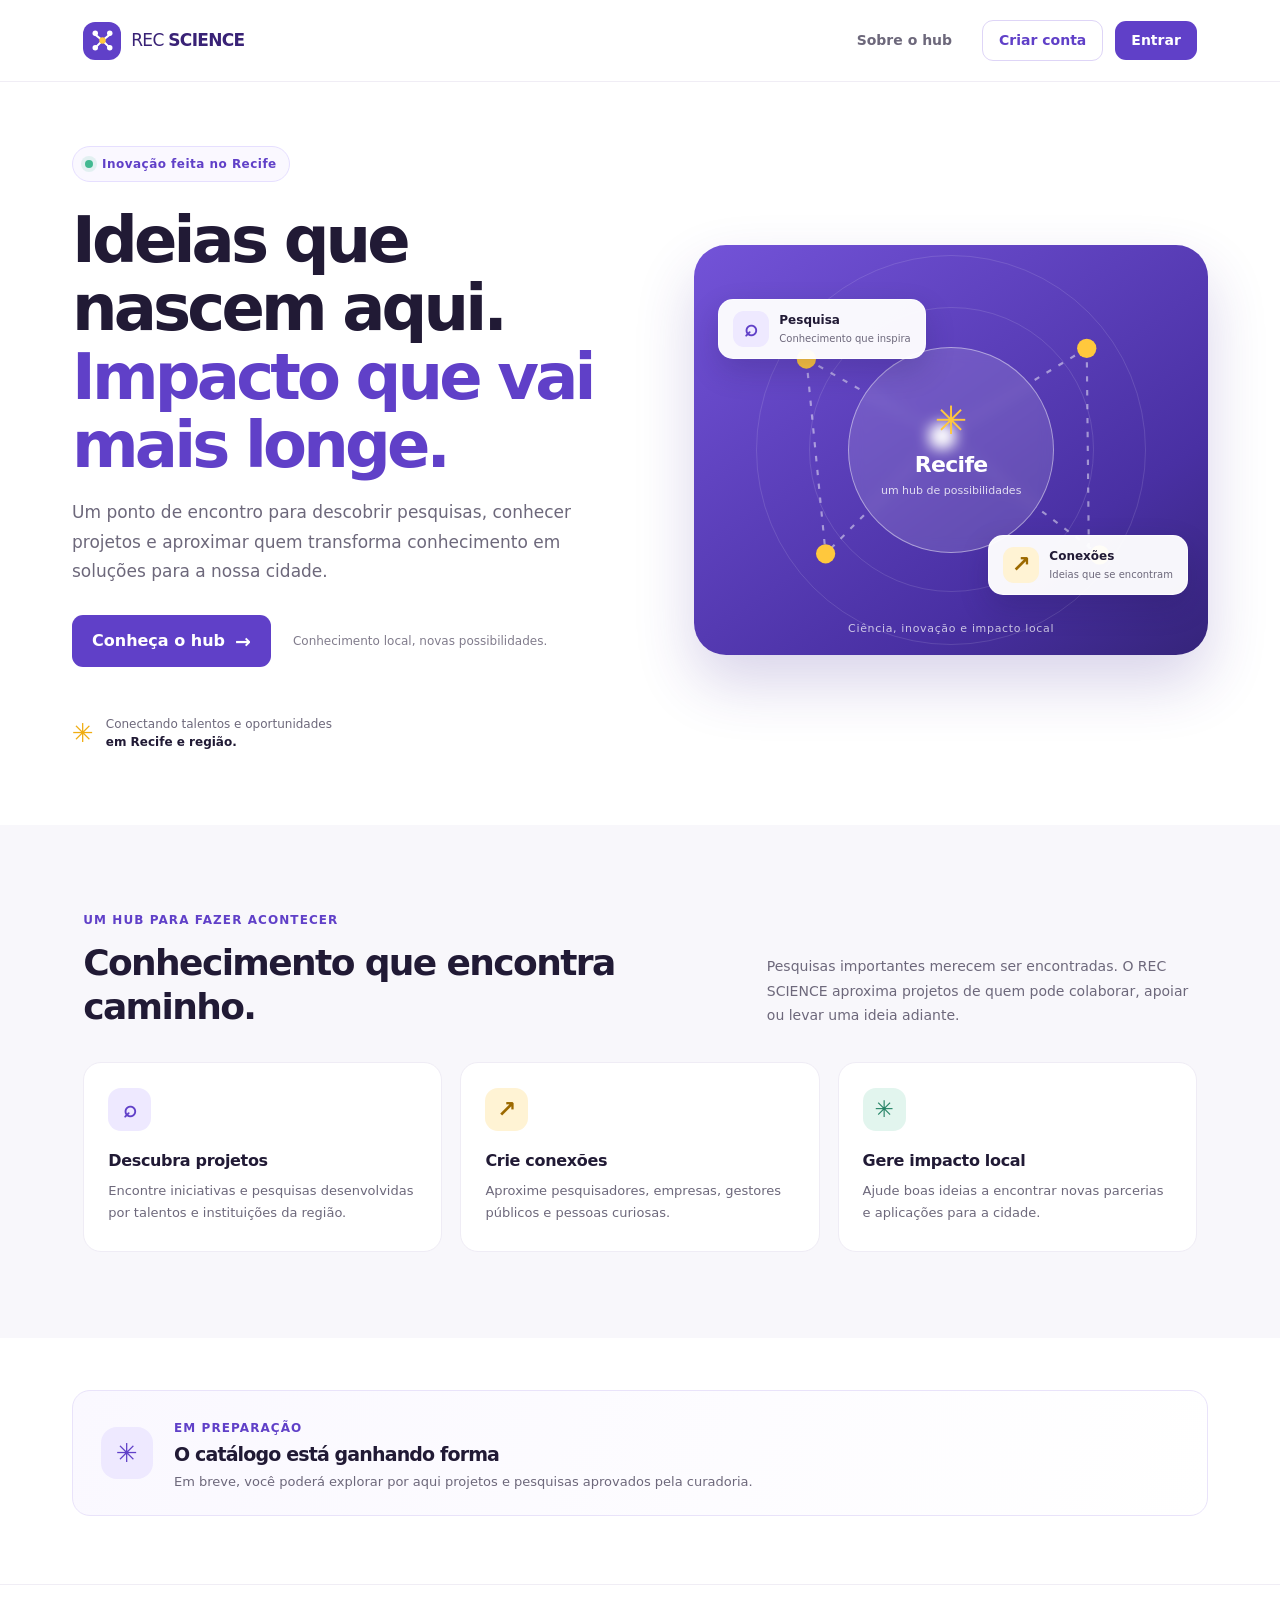
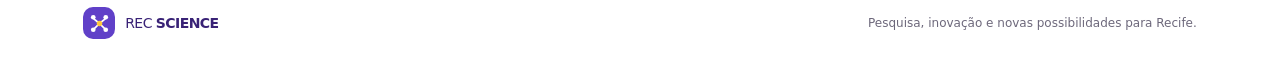
<file: src/frontend/index.html>
<!DOCTYPE html>
<html lang="pt-BR">
<head>
  <meta charset="UTF-8">
  <meta name="viewport" content="width=device-width, initial-scale=1">
  <meta name="theme-color" content="#f7f5ff">
  <meta name="description" content="Um hub para aproximar pesquisas, projetos e oportunidades de inovação em Recife.">
  <title>REC SCIENCE · Pesquisa que transforma Recife</title>
  <link rel="stylesheet" href="css/theme.css">
  <link rel="stylesheet" href="css/components.css">
</head>
<body class="pagina-inicial">
  <header class="topo">
    <a class="marca" href="index.html" aria-label="REC SCIENCE, página inicial">
      <span class="marca-icone" aria-hidden="true">
        <svg viewBox="0 0 32 32" fill="none">
          <path d="M8 9.5 16 16l8-6.5M9 23l7-7 7 7" stroke="currentColor" stroke-width="2.2" stroke-linecap="round" stroke-linejoin="round"/>
          <circle cx="8" cy="8" r="3" fill="currentColor"/>
          <circle cx="24" cy="8" r="3" fill="currentColor"/>
          <circle cx="16" cy="16" r="3.5" fill="#ffc83d"/>
          <circle cx="8" cy="24" r="3" fill="currentColor"/>
          <circle cx="24" cy="24" r="3" fill="currentColor"/>
        </svg>
      </span>
      <span>REC <strong>SCIENCE</strong></span>
    </a>
    <nav class="navegacao" aria-label="Navegação principal">
      <a href="#sobre">Sobre o hub</a>
      <div id="area-usuario"></div>
    </nav>
  </header>

  <main>
    <section class="hero" aria-labelledby="titulo-principal">
      <div class="hero-texto">
        <span class="etiqueta"><span class="ponto" aria-hidden="true"></span> Inovação feita no Recife</span>
        <h1 id="titulo-principal">Ideias que nascem aqui. <span>Impacto que vai mais longe.</span></h1>
        <p class="hero-descricao">Um ponto de encontro para descobrir pesquisas, conhecer projetos e aproximar quem transforma conhecimento em soluções para a nossa cidade.</p>
        <div class="hero-acoes">
          <a class="botao botao-destaque" href="#sobre">Conheça o hub <span aria-hidden="true">→</span></a>
          <span class="texto-apoio">Conhecimento local, novas possibilidades.</span>
        </div>
        <div class="selo-recife">
          <span class="selo-icone" aria-hidden="true">✳</span>
          <span>Conectando talentos e oportunidades<br><strong>em Recife e região.</strong></span>
        </div>
      </div>

      <div class="hero-visual" role="img" aria-label="Ilustração de uma rede conectando pesquisa, pessoas e oportunidades">
        <div class="visual-brilho visual-brilho-um"></div>
        <div class="visual-brilho visual-brilho-dois"></div>
        <svg class="rede" viewBox="0 0 480 380" fill="none" aria-hidden="true">
          <path d="M105 105 232 177 367 95M232 177 123 287M232 177l147 111M105 105l18 182m244-192 2 193" stroke="white" stroke-opacity=".48" stroke-width="2" stroke-dasharray="5 8"/>
          <circle cx="105" cy="105" r="9" fill="#FFC83D"/>
          <circle cx="367" cy="95" r="9" fill="#FFC83D"/>
          <circle cx="123" cy="287" r="9" fill="#FFC83D"/>
          <circle cx="379" cy="288" r="9" fill="#FFC83D"/>
          <circle cx="232" cy="177" r="13" fill="white"/>
        </svg>
        <div class="cartao-visual cartao-pesquisa">
          <span class="visual-icone visual-icone-roxo" aria-hidden="true">⌕</span>
          <span><strong>Pesquisa</strong><small>Conhecimento que inspira</small></span>
        </div>
        <div class="cartao-visual cartao-conexao">
          <span class="visual-icone visual-icone-amarelo" aria-hidden="true">↗</span>
          <span><strong>Conexões</strong><small>Ideias que se encontram</small></span>
        </div>
        <div class="visual-centro" aria-hidden="true">
          <span class="centro-icone">✳</span>
          <strong>Recife</strong>
          <small>um hub de possibilidades</small>
        </div>
        <span class="visual-legenda">Ciência, inovação e impacto local</span>
      </div>
    </section>

    <section class="sobre" id="sobre" aria-labelledby="titulo-sobre">
      <div class="sobre-cabecalho">
        <div>
          <span class="sobretitulo">UM HUB PARA FAZER ACONTECER</span>
          <h2 id="titulo-sobre">Conhecimento que encontra caminho.</h2>
        </div>
        <p>Pesquisas importantes merecem ser encontradas. O REC SCIENCE aproxima projetos de quem pode colaborar, apoiar ou levar uma ideia adiante.</p>
      </div>

      <div class="beneficios">
        <article class="beneficio">
          <span class="beneficio-icone icone-lilas" aria-hidden="true">⌕</span>
          <h3>Descubra projetos</h3>
          <p>Encontre iniciativas e pesquisas desenvolvidas por talentos e instituições da região.</p>
        </article>
        <article class="beneficio">
          <span class="beneficio-icone icone-amarelo" aria-hidden="true">↗</span>
          <h3>Crie conexões</h3>
          <p>Aproxime pesquisadores, empresas, gestores públicos e pessoas curiosas.</p>
        </article>
        <article class="beneficio">
          <span class="beneficio-icone icone-verde" aria-hidden="true">✳</span>
          <h3>Gere impacto local</h3>
          <p>Ajude boas ideias a encontrar novas parcerias e aplicações para a cidade.</p>
        </article>
      </div>
    </section>

    <section class="estado-catalogo" aria-labelledby="titulo-catalogo">
      <span class="estado-icone" aria-hidden="true">✳</span>
      <div>
        <span class="sobretitulo">EM PREPARAÇÃO</span>
        <h2 id="titulo-catalogo">O catálogo está ganhando forma</h2>
        <p>Em breve, você poderá explorar por aqui projetos e pesquisas aprovados pela curadoria.</p>
      </div>
    </section>
  </main>

  <footer class="rodape-pagina">
    <a class="marca marca-rodape" href="index.html" aria-label="REC SCIENCE, página inicial">
      <span class="marca-icone" aria-hidden="true">
        <svg viewBox="0 0 32 32" fill="none">
          <path d="M8 9.5 16 16l8-6.5M9 23l7-7 7 7" stroke="currentColor" stroke-width="2.2" stroke-linecap="round" stroke-linejoin="round"/>
          <circle cx="8" cy="8" r="3" fill="currentColor"/>
          <circle cx="24" cy="8" r="3" fill="currentColor"/>
          <circle cx="16" cy="16" r="3.5" fill="#ffc83d"/>
          <circle cx="8" cy="24" r="3" fill="currentColor"/>
          <circle cx="24" cy="24" r="3" fill="currentColor"/>
        </svg>
      </span>
      <span>REC <strong>SCIENCE</strong></span>
    </a>
    <p>Pesquisa, inovação e novas possibilidades para Recife.</p>
  </footer>

  <script type="module" src="js/pages/home.js"></script>
</body>
</html>
</file>
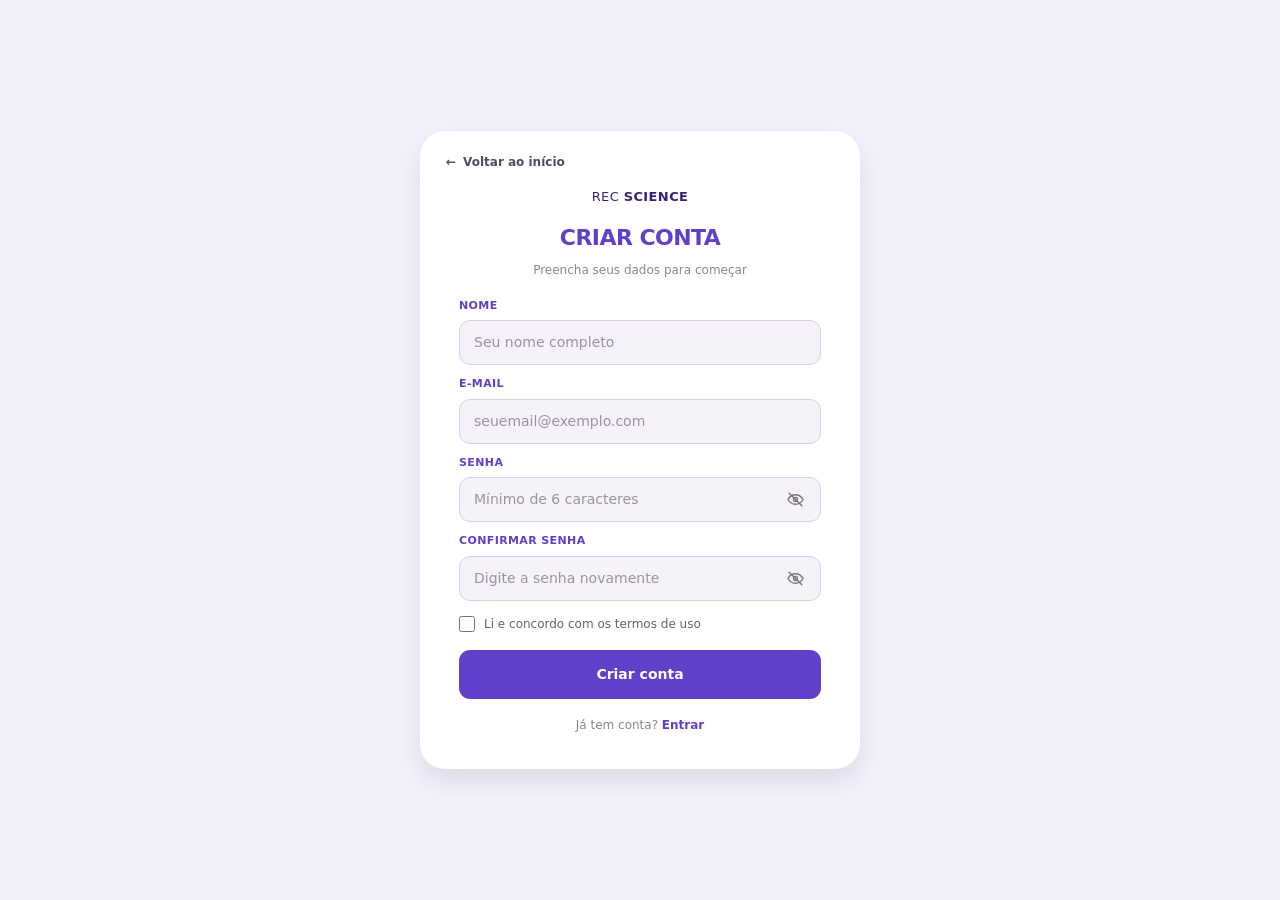
<file: src/frontend/pages/create_account.html>
<!DOCTYPE html>
<html lang="pt-BR">
<head>
  <meta charset="UTF-8">
  <meta name="viewport" content="width=device-width, initial-scale=1">
  <meta name="theme-color" content="#f3f0fb">
  <meta name="description" content="Crie sua conta no REC SCIENCE e faça parte da rede de inovação de Recife.">
  <title>Criar conta · REC SCIENCE</title>
  <link rel="stylesheet" href="../css/theme.css">
  <link rel="stylesheet" href="../css/components.css">
  <link rel="stylesheet" href="../css/auth.css">
</head>
<body class="auth">
  <main class="cartao cartao-cadastro">
    <a class="voltar-inicio" href="../index.html">← <span>Voltar ao início</span></a>
    <header class="auth-cabecalho">
      <span class="marca-cadastro">REC <strong>SCIENCE</strong></span>
      <h1>Criar conta</h1>
      <p class="sub">Preencha seus dados para começar</p>
    </header>

    <form id="form-conta" novalidate>
      <div class="campo">
        <label for="nome">Nome</label>
        <input id="nome" type="text" autocomplete="name" placeholder="Seu nome completo" required>
      </div>

      <div class="campo">
        <label for="email">E-mail</label>
        <input id="email" type="email" autocomplete="email" placeholder="seuemail@exemplo.com" required>
      </div>

      <div class="campo">
        <label for="senha">Senha</label>
        <div class="campo-senha">
          <input id="senha" type="password" autocomplete="new-password" placeholder="Mínimo de 6 caracteres" minlength="6" required>
          <button class="alternar-senha" type="button" data-alternar-senha="senha" aria-label="Mostrar senha" aria-pressed="false">
            <svg viewBox="0 0 24 24" fill="none" aria-hidden="true">
              <path d="M2.5 12s3.4-6 9.5-6 9.5 6 9.5 6-3.4 6-9.5 6-9.5-6-9.5-6Z" stroke="currentColor" stroke-width="1.7"/>
              <circle cx="12" cy="12" r="2.5" stroke="currentColor" stroke-width="1.7"/>
              <path class="risco-olho" d="m4 4 16 16" stroke="currentColor" stroke-width="1.7" stroke-linecap="round"/>
            </svg>
          </button>
        </div>
      </div>

      <div class="campo">
        <label for="confirmar-senha">Confirmar senha</label>
        <div class="campo-senha">
          <input id="confirmar-senha" type="password" autocomplete="new-password" placeholder="Digite a senha novamente" required>
          <button class="alternar-senha" type="button" data-alternar-senha="confirmar-senha" aria-label="Mostrar confirmação da senha" aria-pressed="false">
            <svg viewBox="0 0 24 24" fill="none" aria-hidden="true">
              <path d="M2.5 12s3.4-6 9.5-6 9.5 6 9.5 6-3.4 6-9.5 6-9.5-6-9.5-6Z" stroke="currentColor" stroke-width="1.7"/>
              <circle cx="12" cy="12" r="2.5" stroke="currentColor" stroke-width="1.7"/>
              <path class="risco-olho" d="m4 4 16 16" stroke="currentColor" stroke-width="1.7" stroke-linecap="round"/>
            </svg>
          </button>
        </div>
      </div>

      <label class="check" for="termos">
        <input id="termos" type="checkbox" required>
        <span>Li e concordo com os termos de uso</span>
      </label>

      <p id="erro" class="erro" role="alert" aria-live="polite" hidden></p>
      <button type="submit" class="botao">Criar conta</button>
    </form>

    <p class="rodape">Já tem conta? <a href="login.html">Entrar</a></p>
  </main>

  <script type="module" src="../js/pages/create_account.js"></script>
</body>
</html>
</file>
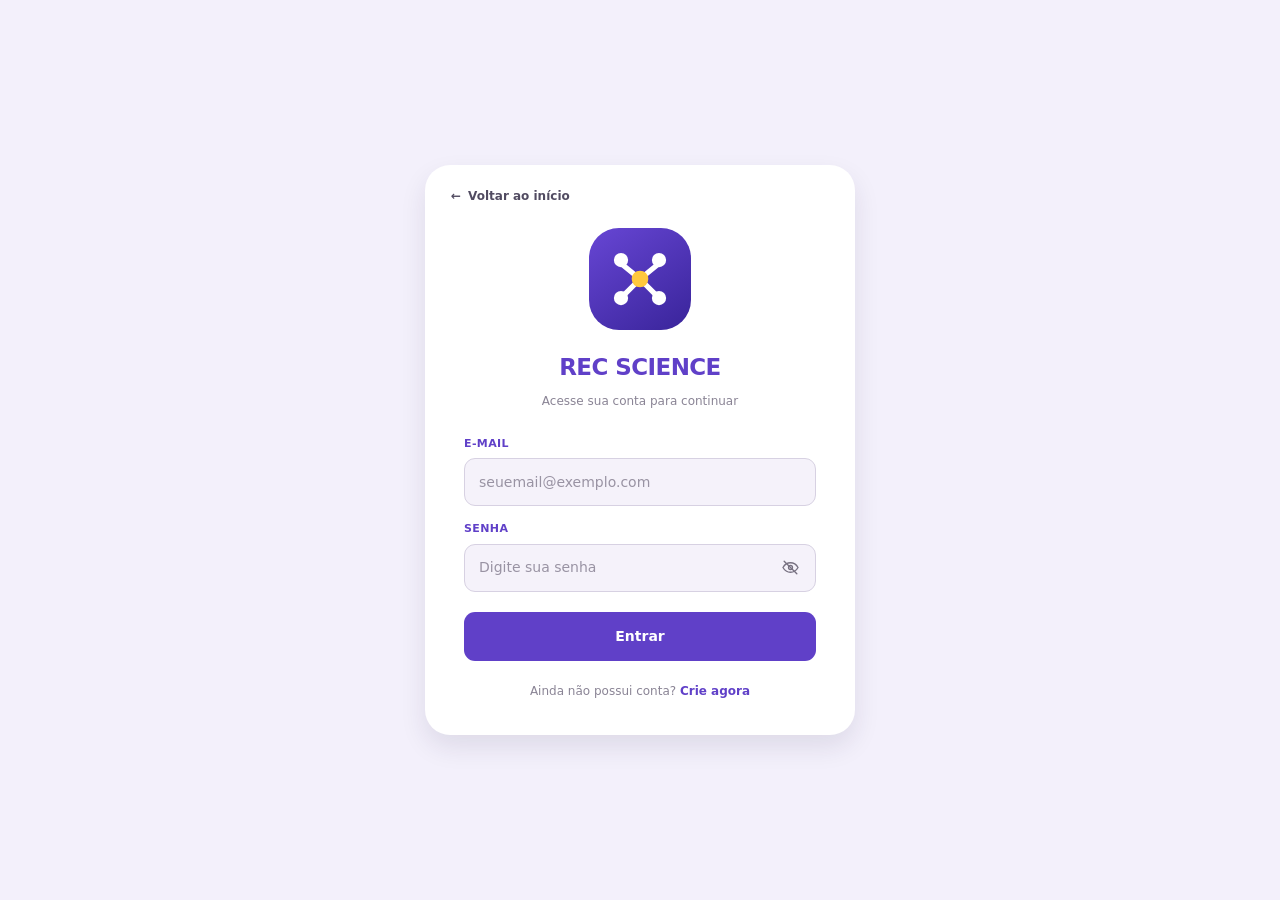
<file: src/frontend/pages/login.html>
<!DOCTYPE html>
<html lang="pt-BR">
<head>
  <meta charset="UTF-8">
  <meta name="viewport" content="width=device-width, initial-scale=1">
  <meta name="theme-color" content="#f3f0fb">
  <meta name="description" content="Entre no REC SCIENCE para acompanhar pesquisas e projetos de Recife.">
  <title>Entrar · REC SCIENCE</title>
  <link rel="stylesheet" href="../css/theme.css">
  <link rel="stylesheet" href="../css/components.css">
  <link rel="stylesheet" href="../css/auth.css">
</head>
<body class="auth">
  <main class="cartao cartao-login">
    <a class="voltar-inicio" href="../index.html">← <span>Voltar ao início</span></a>

    <header class="auth-cabecalho">
      <a class="logo-auth" href="../index.html" aria-label="REC SCIENCE, página inicial">
        <svg viewBox="0 0 32 32" fill="none" aria-hidden="true">
          <path d="M8 9.5 16 16l8-6.5M9 23l7-7 7 7" stroke="currentColor" stroke-width="2.2" stroke-linecap="round" stroke-linejoin="round"/>
          <circle cx="8" cy="8" r="3" fill="currentColor"/>
          <circle cx="24" cy="8" r="3" fill="currentColor"/>
          <circle cx="16" cy="16" r="3.5" fill="#ffc83d"/>
          <circle cx="8" cy="24" r="3" fill="currentColor"/>
          <circle cx="24" cy="24" r="3" fill="currentColor"/>
        </svg>
      </a>
      <h1>REC SCIENCE</h1>
      <p class="sub">Acesse sua conta para continuar</p>
    </header>

    <form id="form-login" novalidate>
      <div class="campo">
        <label for="email">E-mail</label>
        <input id="email" type="email" autocomplete="email" placeholder="seuemail@exemplo.com" required>
      </div>

      <div class="campo">
        <label for="senha">Senha</label>
        <div class="campo-senha">
          <input id="senha" type="password" autocomplete="current-password" placeholder="Digite sua senha" required>
          <button class="alternar-senha" type="button" data-alternar-senha="senha" aria-label="Mostrar senha" aria-pressed="false">
            <svg viewBox="0 0 24 24" fill="none" aria-hidden="true">
              <path d="M2.5 12s3.4-6 9.5-6 9.5 6 9.5 6-3.4 6-9.5 6-9.5-6-9.5-6Z" stroke="currentColor" stroke-width="1.7"/>
              <circle cx="12" cy="12" r="2.5" stroke="currentColor" stroke-width="1.7"/>
              <path class="risco-olho" d="m4 4 16 16" stroke="currentColor" stroke-width="1.7" stroke-linecap="round"/>
            </svg>
          </button>
        </div>
      </div>

      <p id="erro" class="erro" role="alert" aria-live="polite" hidden></p>
      <button type="submit" class="botao">Entrar</button>
    </form>

    <p class="rodape">Ainda não possui conta? <a href="create_account.html">Crie agora</a></p>
  </main>

  <script type="module" src="../js/pages/login.js"></script>
</body>
</html>
</file>
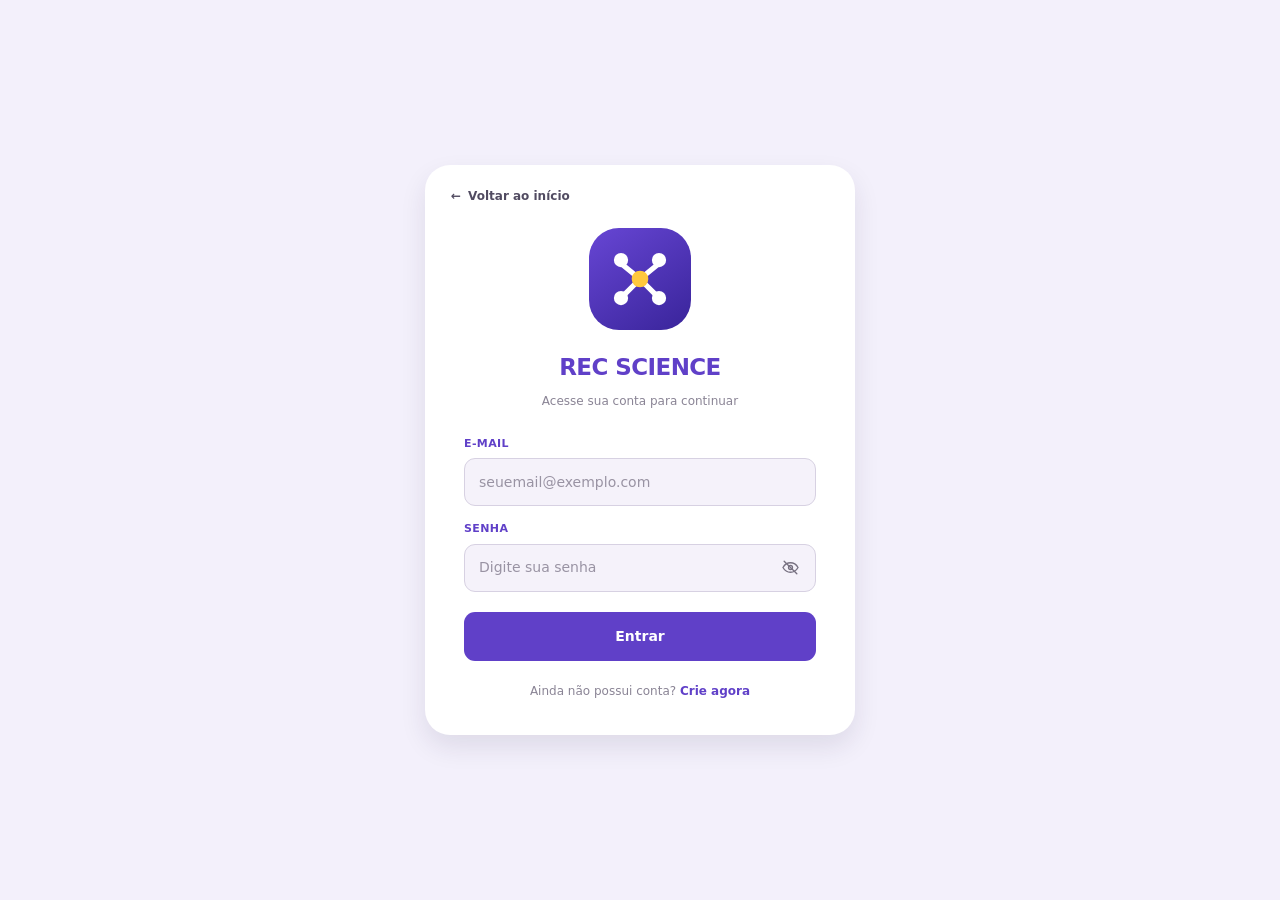
<file: src/frontend/pages/profile.html>
<!DOCTYPE html>
<html lang="pt-BR">
<head>
  <meta charset="UTF-8">
  <meta name="viewport" content="width=device-width, initial-scale=1">
  <meta name="theme-color" content="#f7f5ff">
  <meta name="description" content="Consulte os dados da sua conta REC SCIENCE.">
  <title>Meu perfil · REC SCIENCE</title>
  <link rel="stylesheet" href="../css/theme.css">
  <link rel="stylesheet" href="../css/components.css">
  <link rel="stylesheet" href="../css/profile.css">
</head>
<body class="pagina-perfil">
  <header class="topo">
    <a class="marca" href="../index.html" aria-label="REC SCIENCE, página inicial">
      <span class="marca-icone" aria-hidden="true">
        <svg viewBox="0 0 32 32" fill="none">
          <path d="M8 9.5 16 16l8-6.5M9 23l7-7 7 7" stroke="currentColor" stroke-width="2.2" stroke-linecap="round" stroke-linejoin="round"/>
          <circle cx="8" cy="8" r="3" fill="currentColor"/>
          <circle cx="24" cy="8" r="3" fill="currentColor"/>
          <circle cx="16" cy="16" r="3.5" fill="#ffc83d"/>
          <circle cx="8" cy="24" r="3" fill="currentColor"/>
          <circle cx="24" cy="24" r="3" fill="currentColor"/>
        </svg>
      </span>
      <span>REC <strong>SCIENCE</strong></span>
    </a>
    <nav class="navegacao" aria-label="Navegação principal">
      <a href="../index.html">Voltar ao início</a>
      <button class="botao pequeno" id="sair" type="button">Sair</button>
    </nav>
  </header>

  <main class="perfil-main">
    <section class="perfil-intro" aria-labelledby="titulo-perfil">
      <span class="sobretitulo">SUA CONTA REC SCIENCE</span>
      <h1 id="titulo-perfil">Meu perfil</h1>
      <p>Confira os dados associados à sua conta.</p>
    </section>

    <section class="perfil-card" id="perfil-card" aria-labelledby="perfil-nome" aria-busy="true">
      <div class="perfil-capa">
        <span>PERFIL DO PESQUISADOR</span>
        <span class="perfil-capa-simbolo" aria-hidden="true">✳</span>
      </div>
      <div class="perfil-resumo">
        <div class="perfil-avatar" aria-hidden="true">
          <img id="perfil-foto" alt="" hidden>
          <span id="perfil-iniciais">RS</span>
        </div>
        <div class="perfil-identidade">
          <h2 id="perfil-nome">Carregando perfil...</h2>
          <p id="perfil-email">Buscando os dados da sua conta</p>
        </div>
        <span class="perfil-status" id="perfil-status">Carregando</span>
      </div>
      <div class="perfil-dados">
        <div class="perfil-dado">
          <span>Identificador da conta</span>
          <strong id="perfil-id">—</strong>
        </div>
        <div class="perfil-dado">
          <span>Situação</span>
          <strong id="perfil-ativo">—</strong>
        </div>
      </div>
    </section>

    <form class="perfil-editor" id="form-perfil" hidden>
      <div class="perfil-editor-cabecalho">
        <div>
          <span class="sobretitulo">PERSONALIZE SEU ESPAÇO</span>
          <h2>Editar perfil</h2>
          <p>Conte um pouco sobre você e sua atuação.</p>
        </div>
      </div>

      <div class="perfil-campo-foto">
        <label for="foto-perfil">Foto de perfil</label>
        <input id="foto-perfil" name="foto" type="file" accept="image/png,image/jpeg,image/webp">
        <p class="perfil-ajuda" id="foto-ajuda">PNG, JPG ou WebP. Tamanho máximo: 5 MB.</p>
        <button class="botao pequeno botao-contorno" id="remover-foto" type="button" hidden>Remover foto</button>
      </div>

      <div class="perfil-campo-biografia">
        <label for="biografia">Biografia</label>
        <textarea id="biografia" name="biografia" rows="5" maxlength="1000" placeholder="Fale sobre sua trajetória, pesquisa ou área de atuação."></textarea>
        <p class="perfil-ajuda">Até 1.000 caracteres.</p>
      </div>

      <div class="perfil-editor-acoes">
        <p class="perfil-salvar-erro" id="erro-atualizar-perfil" role="alert" hidden></p>
        <p class="perfil-salvar-sucesso" id="sucesso-atualizar-perfil" role="status" hidden></p>
        <button class="botao" id="salvar-perfil" type="submit">Salvar alterações</button>
      </div>
    </form>

    <p class="perfil-erro" id="perfil-erro" role="alert" hidden></p>
    <button class="botao botao-tentar" id="tentar-novamente" type="button" hidden>Tentar novamente</button>
    <p class="perfil-nota">Seus dados são carregados com segurança a partir da sua conta.</p>
  </main>

  <script type="module" src="../js/pages/profile.js"></script>
</body>
</html>
</file>
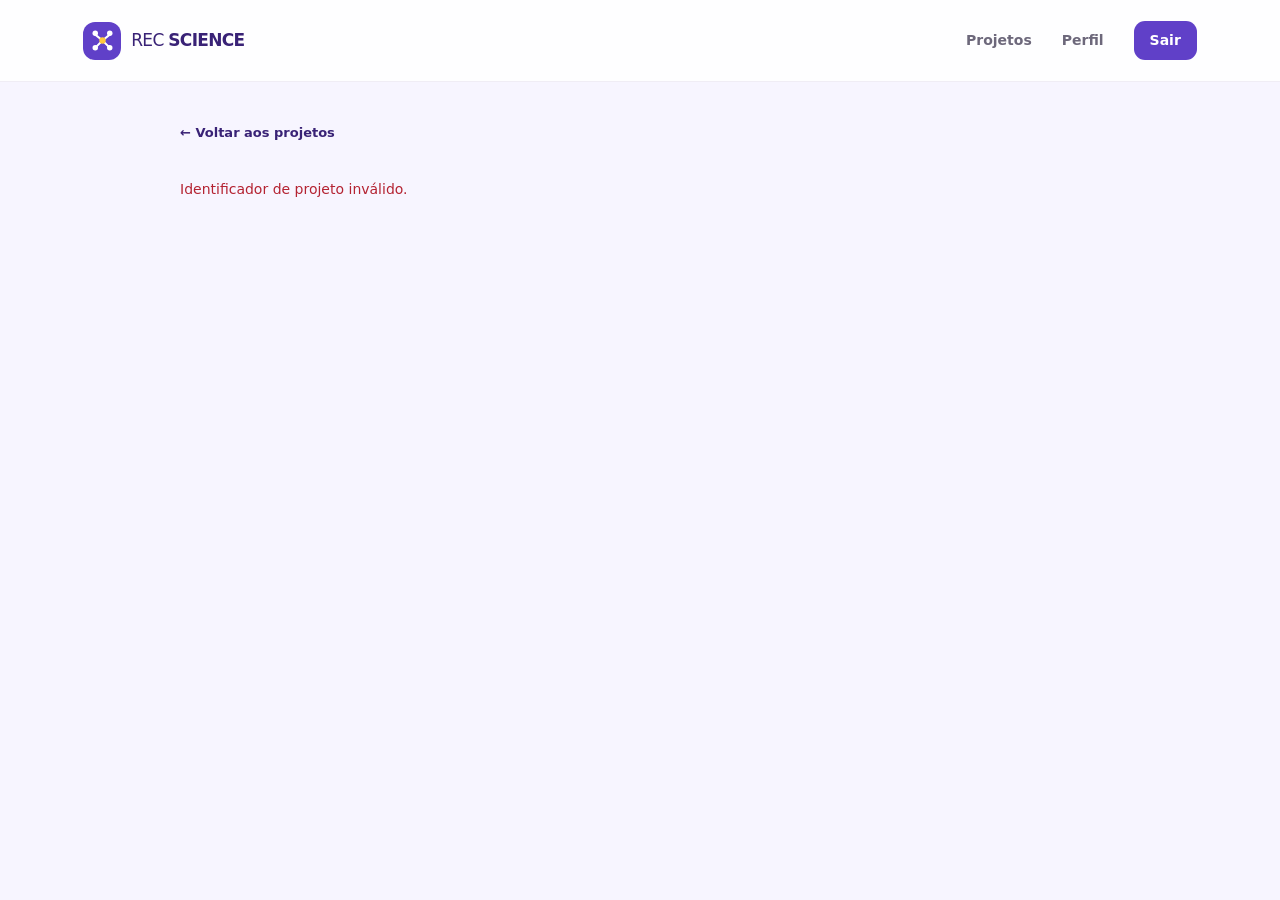
<file: src/frontend/pages/project.html>
<!DOCTYPE html>
<html lang="pt-BR">
<head>
  <meta charset="UTF-8">
  <meta name="viewport" content="width=device-width, initial-scale=1">
  <meta name="theme-color" content="#f7f5ff">
  <meta name="description" content="Informações do projeto na REC SCIENCE.">
  <title>Projeto · REC SCIENCE</title>
  <link rel="stylesheet" href="../css/theme.css">
  <link rel="stylesheet" href="../css/components.css">
  <link rel="stylesheet" href="../css/projects.css">
</head>
<body class="pagina-projetos">
  <header class="topo">
    <a class="marca" href="../index.html" aria-label="REC SCIENCE, página inicial">
      <span class="marca-icone" aria-hidden="true">
        <svg viewBox="0 0 32 32" fill="none">
          <path d="M8 9.5 16 16l8-6.5M9 23l7-7 7 7" stroke="currentColor" stroke-width="2.2" stroke-linecap="round" stroke-linejoin="round"/>
          <circle cx="8" cy="8" r="3" fill="currentColor"/>
          <circle cx="24" cy="8" r="3" fill="currentColor"/>
          <circle cx="16" cy="16" r="3.5" fill="#ffc83d"/>
          <circle cx="8" cy="24" r="3" fill="currentColor"/>
          <circle cx="24" cy="24" r="3" fill="currentColor"/>
        </svg>
      </span>
      <span>REC <strong>SCIENCE</strong></span>
    </a>
    <nav class="navegacao" aria-label="Navegação principal">
      <a href="projects.html">Projetos</a>
      <a href="profile.html">Perfil</a>
      <button class="botao pequeno" id="sair" type="button">Sair</button>
    </nav>
  </header>

  <main class="projetos-main projeto-detalhe-main">
    <a class="projetos-voltar" href="projects.html">← Voltar aos projetos</a>
    <section class="projeto-detalhe" id="projeto-detalhe" aria-busy="true">
      <header class="projeto-detalhe-capa">
        <div class="projeto-detalhe-capa-conteudo">
          <span class="projeto-categoria" id="projeto-categoria">Carregando área...</span>
          <span class="projeto-detalhe-id" id="projeto-id"></span>
          <h1 id="projeto-titulo">Carregando projeto...</h1>
        </div>
        <span class="projeto-detalhe-simbolo" aria-hidden="true">✳</span>
      </header>
      <div class="projeto-detalhe-conteudo">
        <span class="sobretitulo">SOBRE A INICIATIVA</span>
        <p class="projeto-detalhe-descricao" id="projeto-descricao"></p>
      </div>
      <footer class="projeto-detalhe-rodape">
        <p id="projeto-permissao" class="projeto-permissao" role="status" hidden></p>
        <a class="botao" id="editar-projeto" href="#" hidden>Editar projeto</a>
      </footer>
    </section>
    <p class="projetos-erro" id="projeto-erro" role="alert" hidden></p>
  </main>

  <script type="module" src="../js/pages/project.js"></script>
</body>
</html>
</file>
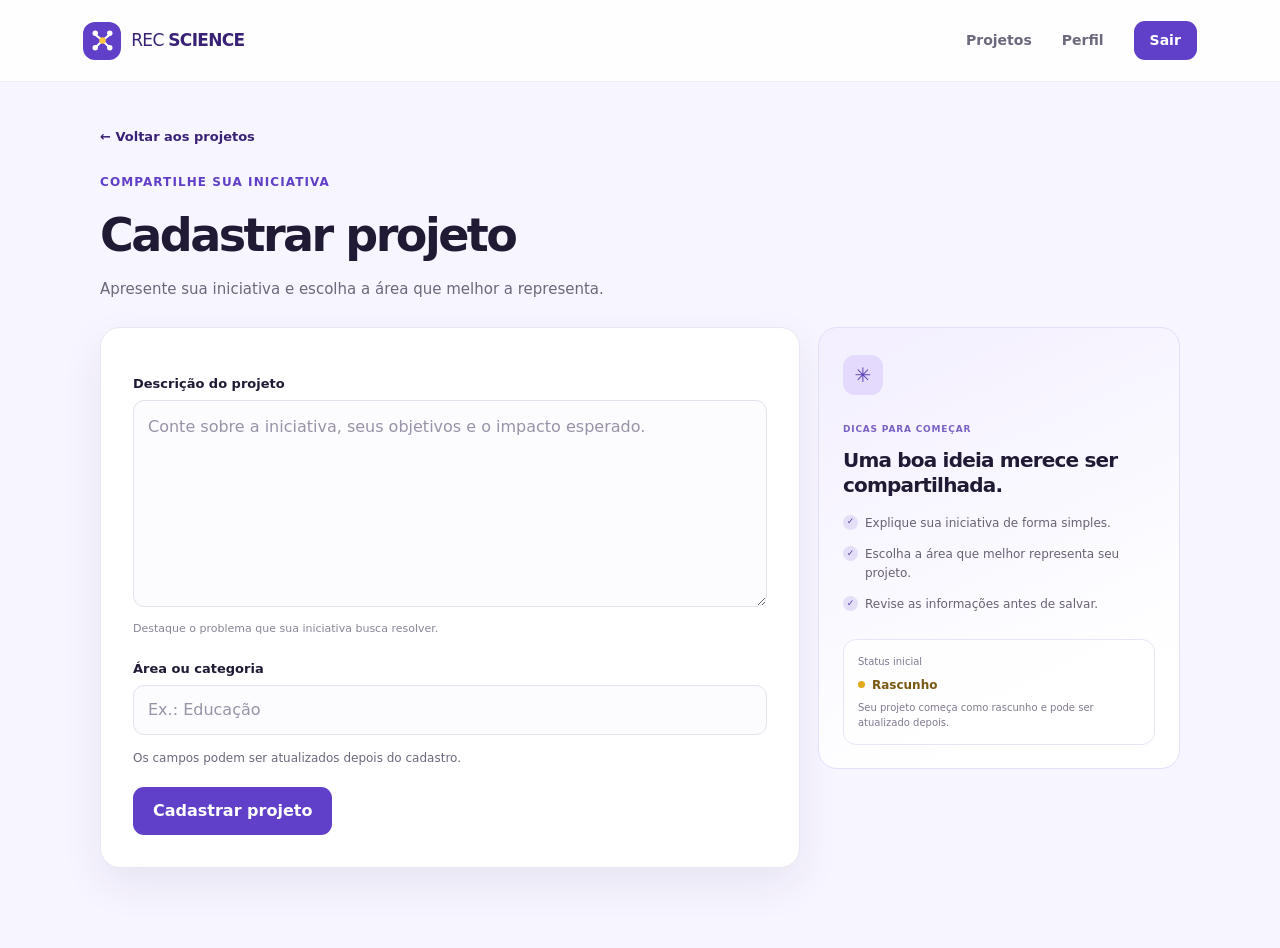
<file: src/frontend/pages/project_form.html>
<!DOCTYPE html>
<html lang="pt-BR">
<head>
  <meta charset="UTF-8">
  <meta name="viewport" content="width=device-width, initial-scale=1">
  <meta name="theme-color" content="#f7f5ff">
  <meta name="description" content="Cadastre ou edite um projeto na REC SCIENCE.">
  <title>Novo projeto · REC SCIENCE</title>
  <link rel="stylesheet" href="../css/theme.css">
  <link rel="stylesheet" href="../css/components.css">
  <link rel="stylesheet" href="../css/projects.css">
</head>
<body class="pagina-projetos">
  <header class="topo">
    <a class="marca" href="../index.html" aria-label="REC SCIENCE, página inicial">
      <span class="marca-icone" aria-hidden="true">
        <svg viewBox="0 0 32 32" fill="none">
          <path d="M8 9.5 16 16l8-6.5M9 23l7-7 7 7" stroke="currentColor" stroke-width="2.2" stroke-linecap="round" stroke-linejoin="round"/>
          <circle cx="8" cy="8" r="3" fill="currentColor"/>
          <circle cx="24" cy="8" r="3" fill="currentColor"/>
          <circle cx="16" cy="16" r="3.5" fill="#ffc83d"/>
          <circle cx="8" cy="24" r="3" fill="currentColor"/>
          <circle cx="24" cy="24" r="3" fill="currentColor"/>
        </svg>
      </span>
      <span>REC <strong>SCIENCE</strong></span>
    </a>
    <nav class="navegacao" aria-label="Navegação principal">
      <a href="projects.html">Projetos</a>
      <a href="profile.html">Perfil</a>
      <button class="botao pequeno" id="sair" type="button">Sair</button>
    </nav>
  </header>

  <main class="projetos-main projeto-form-main">
    <a class="projetos-voltar" href="projects.html">← Voltar aos projetos</a>
    <section class="projeto-form-intro">
      <span class="sobretitulo">COMPARTILHE SUA INICIATIVA</span>
      <h1 id="form-titulo">Cadastrar projeto</h1>
      <p>Apresente sua iniciativa e escolha a área que melhor a representa.</p>
    </section>

    <div class="projeto-form-layout">
      <form class="projeto-form" id="form-projeto">
        <div class="projeto-campo">
          <label for="descricao">Descrição do projeto</label>
          <textarea id="descricao" name="descricao" rows="7" required placeholder="Conte sobre a iniciativa, seus objetivos e o impacto esperado."></textarea>
          <span class="projeto-campo-ajuda">Destaque o problema que sua iniciativa busca resolver.</span>
        </div>
        <div class="projeto-campo">
          <label for="categoria">Área ou categoria</label>
          <input id="categoria" name="categoria" type="text" list="categorias-sugeridas" required placeholder="Ex.: Educação">
          <datalist id="categorias-sugeridas">
            <option value="Educação"></option>
            <option value="Saúde"></option>
            <option value="Tecnologia"></option>
            <option value="Meio ambiente"></option>
            <option value="Mobilidade urbana"></option>
            <option value="Empreendedorismo"></option>
          </datalist>
        </div>
        <p class="projeto-form-ajuda">Os campos podem ser atualizados depois do cadastro.</p>
        <p class="projetos-erro" id="form-erro" role="alert" hidden></p>
        <p class="projeto-sucesso" id="form-sucesso" role="status" hidden></p>
        <a class="botao botao-contorno projeto-sucesso-link" id="form-sucesso-link" href="projects.html" hidden>Voltar aos projetos</a>
        <button class="botao" id="salvar-projeto" type="submit">Cadastrar projeto</button>
      </form>

      <aside class="projeto-form-guia">
        <span class="projeto-form-guia-icone" aria-hidden="true">✳</span>
        <span class="sobretitulo">DICAS PARA COMEÇAR</span>
        <h2>Uma boa ideia merece ser compartilhada.</h2>
        <ul>
          <li>Explique sua iniciativa de forma simples.</li>
          <li>Escolha a área que melhor representa seu projeto.</li>
          <li>Revise as informações antes de salvar.</li>
        </ul>
        <div class="projeto-form-status">
          <span>Status inicial</span>
          <strong><span aria-hidden="true"></span> Rascunho</strong>
          <p>Seu projeto começa como rascunho e pode ser atualizado depois.</p>
        </div>
      </aside>
    </div>
  </main>

  <script type="module" src="../js/pages/project_form.js"></script>
</body>
</html>
</file>
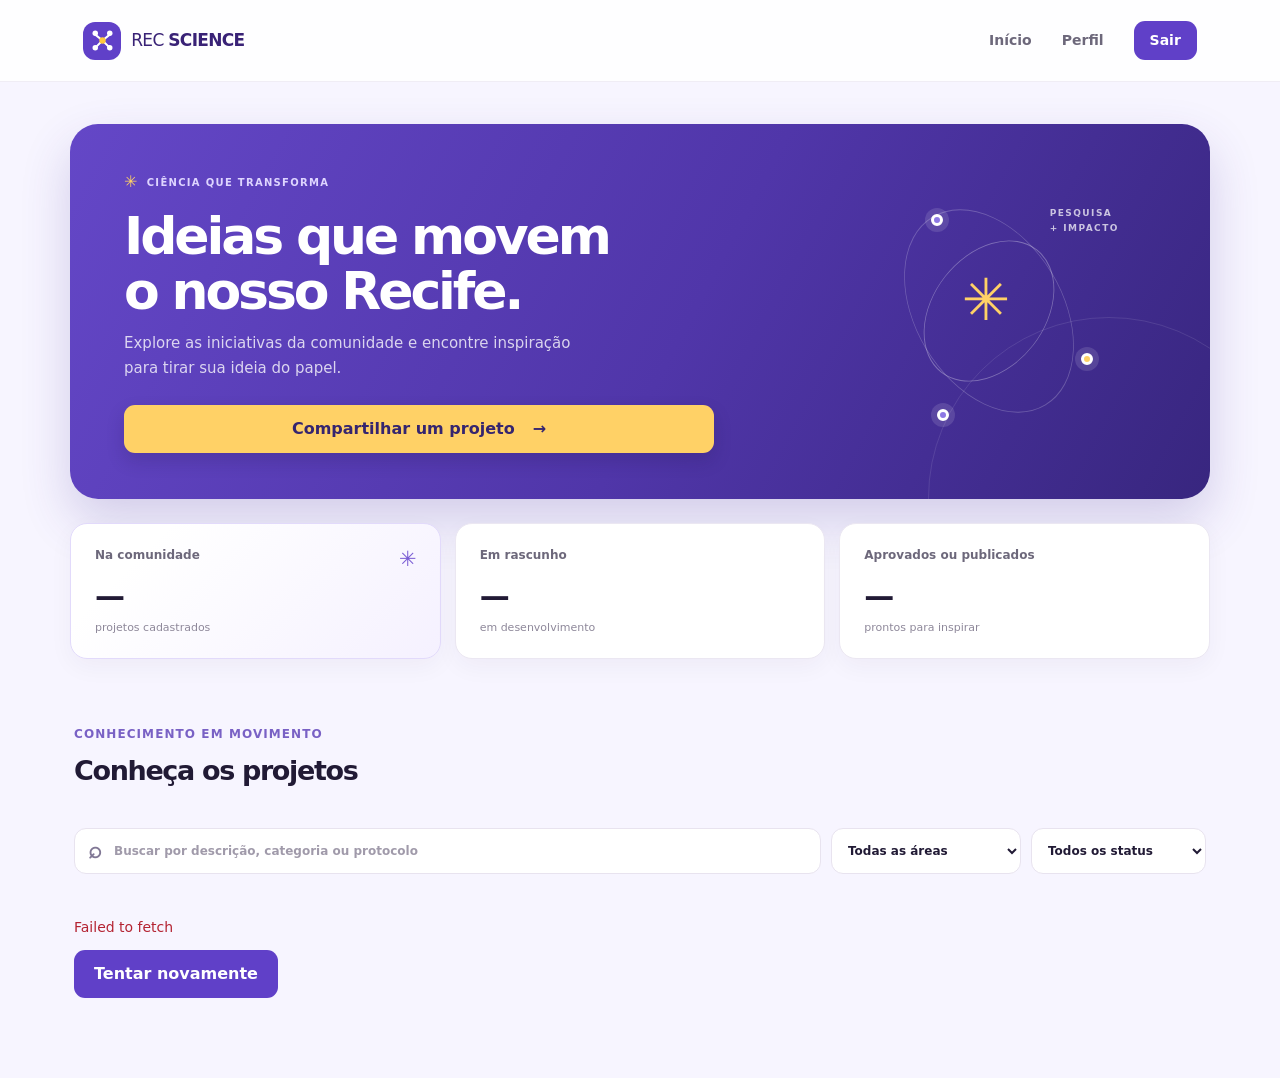
<file: src/frontend/pages/projects.html>
<!DOCTYPE html>
<html lang="pt-BR">
<head>
  <meta charset="UTF-8">
  <meta name="viewport" content="width=device-width, initial-scale=1">
  <meta name="theme-color" content="#f7f5ff">
  <meta name="description" content="Explore os projetos cadastrados na REC SCIENCE.">
  <title>Projetos · REC SCIENCE</title>
  <link rel="stylesheet" href="../css/theme.css">
  <link rel="stylesheet" href="../css/components.css">
  <link rel="stylesheet" href="../css/projects.css">
</head>
<body class="pagina-projetos">
  <header class="topo">
    <a class="marca" href="../index.html" aria-label="REC SCIENCE, página inicial">
      <span class="marca-icone" aria-hidden="true">
        <svg viewBox="0 0 32 32" fill="none">
          <path d="M8 9.5 16 16l8-6.5M9 23l7-7 7 7" stroke="currentColor" stroke-width="2.2" stroke-linecap="round" stroke-linejoin="round"/>
          <circle cx="8" cy="8" r="3" fill="currentColor"/>
          <circle cx="24" cy="8" r="3" fill="currentColor"/>
          <circle cx="16" cy="16" r="3.5" fill="#ffc83d"/>
          <circle cx="8" cy="24" r="3" fill="currentColor"/>
          <circle cx="24" cy="24" r="3" fill="currentColor"/>
        </svg>
      </span>
      <span>REC <strong>SCIENCE</strong></span>
    </a>
    <nav class="navegacao" aria-label="Navegação principal">
      <a href="../index.html">Início</a>
      <a href="profile.html">Perfil</a>
      <button class="botao pequeno" id="sair" type="button">Sair</button>
    </nav>
  </header>

  <main class="projetos-main">
    <section class="projetos-intro projetos-hero" aria-labelledby="titulo-projetos">
      <div class="projetos-hero-conteudo">
        <span class="projetos-hero-etiqueta"><span aria-hidden="true">✳</span> CIÊNCIA QUE TRANSFORMA</span>
        <h1 id="titulo-projetos">Ideias que movem<br>o nosso Recife.</h1>
        <p>Explore as iniciativas da comunidade e encontre inspiração para tirar sua ideia do papel.</p>
        <a class="botao projetos-hero-acao" href="project_form.html">Compartilhar um projeto <span aria-hidden="true">→</span></a>
      </div>
      <div class="projetos-hero-arte" aria-hidden="true">
        <div class="projetos-orbita projetos-orbita-externa"></div>
        <div class="projetos-orbita projetos-orbita-interna"></div>
        <span class="projetos-hero-estrela">✳</span>
        <span class="projetos-hero-no projetos-hero-no-a"></span>
        <span class="projetos-hero-no projetos-hero-no-b"></span>
        <span class="projetos-hero-no projetos-hero-no-c"></span>
        <span class="projetos-hero-rotulo">PESQUISA<br>+ IMPACTO</span>
      </div>
    </section>

    <section class="projetos-metricas" aria-label="Resumo dos projetos">
      <article class="projeto-metrica projeto-metrica-destaque">
        <span class="projeto-metrica-icone" aria-hidden="true">✳</span>
        <span class="projeto-metrica-legenda">Na comunidade</span>
        <strong id="metric-total">—</strong>
        <span class="projeto-metrica-descricao">projetos cadastrados</span>
      </article>
      <article class="projeto-metrica">
        <span class="projeto-metrica-legenda">Em rascunho</span>
        <strong id="metric-rascunho">—</strong>
        <span class="projeto-metrica-descricao">em desenvolvimento</span>
      </article>
      <article class="projeto-metrica">
        <span class="projeto-metrica-legenda">Aprovados ou publicados</span>
        <strong id="metric-aprovados">—</strong>
        <span class="projeto-metrica-descricao">prontos para inspirar</span>
      </article>
    </section>

    <section class="projetos-catalogo" aria-labelledby="lista-titulo">
      <div class="projetos-lista-cabecalho">
        <div>
          <span class="sobretitulo">CONHECIMENTO EM MOVIMENTO</span>
          <h2 id="lista-titulo">Conheça os projetos</h2>
        </div>
        <span id="projetos-contagem" class="projetos-contagem" hidden></span>
      </div>
      <div class="projetos-filtros">
        <label class="projetos-busca" for="projetos-busca">
          <span aria-hidden="true">⌕</span>
          <input id="projetos-busca" type="search" placeholder="Buscar por descrição, categoria ou protocolo">
        </label>
        <label class="projetos-filtro-select" for="filtro-categoria">
          <span class="sr-only">Filtrar por categoria</span>
          <select id="filtro-categoria">
            <option value="">Todas as áreas</option>
          </select>
        </label>
        <label class="projetos-filtro-select" for="filtro-status">
          <span class="sr-only">Filtrar por status</span>
          <select id="filtro-status">
            <option value="">Todos os status</option>
          </select>
        </label>
      </div>
      <div id="projetos-lista" class="projetos-lista" aria-live="polite" aria-busy="true">
        <p class="projetos-carregando">Carregando projetos...</p>
      </div>
      <p class="projetos-erro" id="projetos-erro" role="alert" hidden></p>
      <button class="botao botao-tentar" id="tentar-novamente" type="button" hidden>Tentar novamente</button>
    </section>
  </main>

  <script type="module" src="../js/pages/projects.js"></script>
</body>
</html>
</file>
<file: src/frontend/css/theme.css>
:root {
  color-scheme: light;
  --roxo-fundo: #f7f5ff;
  --roxo-botao: #6040c8;
  --roxo-escuro: #392276;
  --roxo-claro: #eeebfb;
  --texto: #211a35;
  --texto-suave: #6d687b;
  --borda: #e6e1f1;
  --erro: #b42332;
  --amarelo: #ffc83d;
  --raio: 12px;
  --sombra-suave: 0 16px 42px rgba(48, 34, 91, .08);
}

* { box-sizing: border-box; }
[hidden] { display: none !important; }

html { scroll-behavior: smooth; }

body {
  min-width: 0;
  margin: 0;
  background: #fff;
  color: var(--texto);
  font-family: Inter, ui-sans-serif, system-ui, -apple-system, "Segoe UI", sans-serif;
  line-height: 1.5;
  -webkit-font-smoothing: antialiased;
}

button, input { font: inherit; }

::selection {
  background: #e3dcff;
  color: var(--roxo-escuro);
}

@media (prefers-reduced-motion: reduce) {
  *, *::before, *::after {
    scroll-behavior: auto !important;
    animation-duration: .01ms !important;
    animation-iteration-count: 1 !important;
    transition-duration: .01ms !important;
  }
}
</file>
<file: src/frontend/css/components.css>
label { display: block; margin: 14px 0 5px; font-size: 14px; font-weight: 650; }

input[type="text"], input[type="email"], input[type="password"] {
  width: 100%;
  padding: 12px 14px;
  border: 1px solid var(--borda);
  border-radius: 10px;
  background: #faf9fd;
  color: var(--texto);
  transition: border-color .2s ease, box-shadow .2s ease, background .2s ease;
}

input::placeholder { color: #9993a8; }

input:focus {
  border-color: var(--roxo-botao);
  outline: 0;
  background: #fff;
  box-shadow: 0 0 0 4px rgba(96, 64, 200, .12);
}

input:focus-visible, button:focus-visible, a:focus-visible {
  outline: 3px solid #e6ad15;
  outline-offset: 3px;
}

.botao {
  display: inline-flex;
  align-items: center;
  justify-content: center;
  gap: 10px;
  width: 100%;
  margin-top: 16px;
  padding: 12px 20px;
  border: 0;
  border-radius: 11px;
  background: var(--roxo-botao);
  color: #fff;
  font: inherit;
  font-weight: 700;
  text-align: center;
  text-decoration: none;
  cursor: pointer;
  transition: background .2s ease, transform .2s ease, box-shadow .2s ease;
}

.botao:hover {
  background: #5032b1;
  box-shadow: 0 7px 18px rgba(75, 48, 171, .2);
  transform: translateY(-1px);
}

.botao:disabled { opacity: .65; cursor: wait; transform: none; }
.botao.pequeno { width: auto; margin: 0; padding: 9px 16px; font-size: 14px; }
.botao-contorno, .botao-contorno:hover {
  border: 1px solid #ded5f7;
  background: #fff;
  box-shadow: none;
  color: var(--roxo-botao);
}
.botao-contorno:hover { border-color: var(--roxo-botao); }

.erro { margin: 12px 0 0; color: var(--erro); font-size: 14px; }
.check { display: flex; gap: 9px; align-items: center; margin-top: 16px; font-weight: 450; }
.check input { accent-color: var(--roxo-botao); }

.topo {
  position: relative;
  z-index: 1;
  display: flex;
  justify-content: space-between;
  align-items: center;
  min-height: 82px;
  padding: 0 max(6.5vw, calc((100vw - 1200px) / 2));
  border-bottom: 1px solid #f0edf5;
  background: rgba(255, 255, 255, .9);
}

.marca {
  display: inline-flex;
  align-items: center;
  gap: 10px;
  color: var(--roxo-escuro);
  font-size: 17px;
  font-weight: 500;
  letter-spacing: -.04em;
  text-decoration: none;
}

.marca strong { font-weight: 800; }

.marca-icone {
  display: grid;
  width: 38px;
  height: 38px;
  place-items: center;
  border-radius: 12px;
  background: var(--roxo-botao);
  color: white;
}

.marca-icone svg { width: 29px; height: 29px; }

.navegacao {
  display: flex;
  align-items: center;
  gap: 30px;
}

.navegacao > a {
  color: var(--texto-suave);
  font-size: 14px;
  font-weight: 600;
  text-decoration: none;
  transition: color .2s ease;
}

.navegacao > a:hover { color: var(--roxo-botao); }
#area-usuario { display: flex; align-items: center; gap: 12px; }
#area-usuario > span { color: var(--texto-suave); font-size: 14px; }

.pagina-inicial main { overflow: hidden; }

.hero {
  display: grid;
  grid-template-columns: minmax(0, 1fr) minmax(380px, .92fr);
  align-items: center;
  gap: 64px;
  max-width: 1200px;
  min-height: 590px;
  margin: 0 auto;
  padding: 64px 32px 72px;
}

.hero-texto { max-width: 590px; }

.etiqueta, .sobretitulo {
  display: inline-flex;
  align-items: center;
  gap: 9px;
  color: var(--roxo-botao);
  font-size: 12px;
  font-weight: 800;
  letter-spacing: .09em;
  text-transform: uppercase;
}

.etiqueta {
  padding: 8px 12px;
  border: 1px solid #e6dfff;
  border-radius: 999px;
  background: #faf8ff;
  letter-spacing: .04em;
  text-transform: none;
}

.ponto {
  width: 8px;
  height: 8px;
  border-radius: 50%;
  background: #42b991;
  box-shadow: 0 0 0 4px rgba(66, 185, 145, .13);
}

.hero h1 {
  max-width: 620px;
  margin: 24px 0 18px;
  font-size: clamp(42px, 5vw, 64px);
  font-weight: 760;
  letter-spacing: -.06em;
  line-height: 1.07;
}

.hero h1 span { color: var(--roxo-botao); }

.hero-descricao {
  max-width: 520px;
  margin: 0;
  color: var(--texto-suave);
  font-size: 17px;
  line-height: 1.75;
}

.hero-acoes { display: flex; align-items: center; gap: 22px; margin-top: 28px; }
.botao-destaque { width: auto; margin: 0; padding: 14px 20px; }
.botao-destaque span { font-size: 19px; line-height: 1; }
.texto-apoio { color: #817c8c; font-size: 12px; }

.selo-recife {
  display: flex;
  align-items: center;
  gap: 12px;
  margin-top: 46px;
  color: var(--texto-suave);
  font-size: 12px;
  line-height: 1.55;
}

.selo-recife strong { color: var(--texto); }
.selo-icone { color: #f0ad12; font-size: 26px; }

.hero-visual {
  position: relative;
  display: grid;
  min-height: 410px;
  place-items: center;
  overflow: hidden;
  border-radius: 32px;
  background: linear-gradient(145deg, #7353d8, #4930a3 72%, #35247a);
  box-shadow: 0 28px 60px rgba(65, 42, 149, .2);
}

.visual-brilho { position: absolute; border: 1px solid rgba(255,255,255,.12); border-radius: 50%; }
.visual-brilho-um { width: 390px; height: 390px; }
.visual-brilho-dois { width: 285px; height: 285px; }
.rede { position: absolute; width: 100%; height: 100%; }

.visual-centro {
  position: relative;
  z-index: 1;
  display: flex;
  flex-direction: column;
  align-items: center;
  justify-content: center;
  width: 206px;
  height: 206px;
  border: 1px solid rgba(255,255,255,.45);
  border-radius: 50%;
  background: rgba(255,255,255,.13);
  color: white;
  text-align: center;
  backdrop-filter: blur(7px);
}

.centro-icone { color: var(--amarelo); font-size: 39px; line-height: 1.1; }
.visual-centro strong { margin-top: 6px; font-size: 22px; letter-spacing: -.03em; }
.visual-centro small { margin-top: 2px; color: rgba(255,255,255,.8); font-size: 11px; }

.cartao-visual {
  position: absolute;
  z-index: 2;
  display: flex;
  align-items: center;
  gap: 10px;
  padding: 11px 14px;
  border: 1px solid rgba(255,255,255,.7);
  border-radius: 15px;
  background: rgba(255,255,255,.96);
  box-shadow: 0 12px 30px rgba(29, 19, 76, .2);
}

.cartao-visual strong, .cartao-visual small { display: block; }
.cartao-visual strong { color: var(--texto); font-size: 12px; }
.cartao-visual small { margin-top: 2px; color: var(--texto-suave); font-size: 10px; }
.cartao-pesquisa { top: 54px; left: 24px; }
.cartao-conexao { right: 20px; bottom: 60px; }

.visual-icone {
  display: grid;
  width: 36px;
  height: 36px;
  place-items: center;
  border-radius: 11px;
  font-size: 23px;
  font-weight: 700;
}

.visual-icone-roxo { background: #eee9ff; color: var(--roxo-botao); }
.visual-icone-amarelo { background: #fff3d4; color: #9c6900; }
.visual-legenda {
  position: absolute;
  bottom: 17px;
  color: rgba(255,255,255,.72);
  font-size: 11px;
  letter-spacing: .06em;
}

.sobre {
  padding: 82px max(6.5vw, calc((100vw - 1200px) / 2)) 86px;
  background: #f8f7fb;
}

.sobre-cabecalho {
  display: flex;
  justify-content: space-between;
  align-items: end;
  gap: 42px;
  max-width: 1136px;
  margin: 0 auto 34px;
}

.sobre-cabecalho h2, .estado-catalogo h2 {
  margin: 10px 0 0;
  font-size: clamp(27px, 3vw, 36px);
  letter-spacing: -.045em;
  line-height: 1.2;
}

.sobre-cabecalho > p {
  max-width: 430px;
  margin: 0;
  color: var(--texto-suave);
  font-size: 14px;
  line-height: 1.75;
}

.beneficios {
  display: grid;
  grid-template-columns: repeat(3, 1fr);
  gap: 18px;
  max-width: 1136px;
  margin: 0 auto;
}

.beneficio {
  padding: 25px 24px 27px;
  border: 1px solid #efecf5;
  border-radius: 18px;
  background: #fff;
  transition: transform .2s ease, box-shadow .2s ease;
}

.beneficio:hover { transform: translateY(-3px); box-shadow: var(--sombra-suave); }
.beneficio-icone { display: grid; width: 43px; height: 43px; place-items: center; border-radius: 13px; font-size: 23px; font-weight: 700; }
.icone-lilas { background: #eee9ff; color: var(--roxo-botao); }
.icone-amarelo { background: #fff3d4; color: #9c6900; }
.icone-verde { background: #e2f5ee; color: #258366; }
.beneficio h3 { margin: 18px 0 7px; font-size: 16px; letter-spacing: -.02em; }
.beneficio p { margin: 0; color: var(--texto-suave); font-size: 13px; line-height: 1.7; }

.estado-catalogo {
  display: flex;
  align-items: center;
  gap: 21px;
  max-width: 1136px;
  margin: 52px auto 68px;
  padding: 24px 28px;
  border: 1px solid #e9e3fa;
  border-radius: 18px;
  background: linear-gradient(110deg, #faf8ff, #fff);
}

.estado-icone {
  display: grid;
  flex: 0 0 52px;
  height: 52px;
  place-items: center;
  border-radius: 16px;
  background: #eee9ff;
  color: var(--roxo-botao);
  font-size: 26px;
}

.estado-catalogo h2 { margin-top: 4px; font-size: 19px; }
.estado-catalogo p { margin: 6px 0 0; color: var(--texto-suave); font-size: 13px; }

.rodape-pagina {
  display: flex;
  justify-content: space-between;
  align-items: center;
  gap: 20px;
  padding: 22px max(6.5vw, calc((100vw - 1200px) / 2));
  border-top: 1px solid #f0edf5;
}

.marca-rodape { font-size: 14px; }
.marca-rodape .marca-icone { width: 32px; height: 32px; border-radius: 10px; }
.marca-rodape .marca-icone svg { width: 25px; height: 25px; }
.rodape-pagina > p { margin: 0; color: var(--texto-suave); font-size: 12px; }

@media (max-width: 900px) {
  .hero { grid-template-columns: 1fr; gap: 34px; min-height: 0; padding-right: 26px; padding-left: 26px; }
  .hero-texto { max-width: 680px; }
  .hero h1 { font-size: clamp(40px, 6vw, 58px); }
  .hero-visual { width: 100%; max-width: 660px; min-height: 360px; margin: 0 auto; }
  .sobre { padding-right: 26px; padding-left: 26px; }
  .sobre-cabecalho { align-items: start; flex-direction: column; gap: 14px; }
  .estado-catalogo { margin-right: 26px; margin-left: 26px; }
}

@media (max-width: 640px) {
  .topo { min-height: 70px; padding: 0 20px; }
  .marca { gap: 8px; font-size: 15px; }
  .marca-icone { width: 34px; height: 34px; border-radius: 10px; }
  .marca-icone svg { width: 26px; height: 26px; }
  .navegacao { gap: 12px; }
  .navegacao > a { display: none; }
  #area-usuario > span { display: none; }
  #area-usuario { gap: 5px; }
  #area-usuario .botao.pequeno { padding: 7px 8px; font-size: 11px; }
  .hero { grid-template-columns: 1fr; gap: 34px; padding: 52px 22px 54px; }
  .hero h1 { max-width: 520px; margin-top: 20px; font-size: clamp(40px, 11vw, 54px); }
  .hero-descricao { font-size: 15px; }
  .hero-acoes { align-items: flex-start; flex-direction: column; gap: 12px; }
  .selo-recife { margin-top: 30px; }
  .hero-visual { min-height: 330px; border-radius: 24px; }
  .visual-centro { width: 170px; height: 170px; }
  .cartao-pesquisa { top: 26px; left: 12px; }
  .cartao-conexao { right: 10px; bottom: 39px; }
  .cartao-visual { padding: 9px 10px; }
  .cartao-visual small { font-size: 9px; }
  .visual-icone { width: 31px; height: 31px; }
  .sobre { padding: 58px 22px; }
  .sobre-cabecalho h2 { font-size: 30px; }
  .beneficios { grid-template-columns: 1fr; gap: 12px; }
  .beneficio { padding: 20px; }
  .beneficio h3 { margin-top: 13px; }
  .estado-catalogo { align-items: flex-start; gap: 14px; margin: 30px 22px 42px; padding: 20px 17px; }
  .estado-icone { flex-basis: 42px; height: 42px; border-radius: 13px; }
  .estado-catalogo h2 { font-size: 17px; }
  .rodape-pagina { align-items: flex-start; flex-direction: column; padding: 20px 22px; }
}
</file>
<file: src/frontend/css/auth.css>
body.auth {
  display: grid;
  min-height: 100dvh;
  place-items: center;
  padding: 28px 20px;
  background: #f3f0fb;
}

.cartao {
  position: relative;
  width: 100%;
  max-width: 430px;
  padding: 62px 38px 34px;
  border: 1px solid rgba(255,255,255,.9);
  border-radius: 25px;
  background: #fff;
  box-shadow: 0 12px 26px rgba(39, 29, 69, .1);
}

.voltar-inicio {
  position: absolute;
  top: 21px;
  left: 25px;
  display: inline-flex;
  align-items: center;
  gap: 7px;
  color: #514b61;
  font-size: 12px;
  font-weight: 650;
  text-decoration: none;
}

.voltar-inicio:hover { color: var(--roxo-botao); }

.auth-cabecalho { text-align: center; }

.logo-auth {
  display: grid;
  width: 102px;
  height: 102px;
  place-items: center;
  margin: 0 auto 20px;
  border-radius: 30px;
  background: linear-gradient(145deg, #6746d4, #39249a);
  color: #fff;
}

.logo-auth svg { width: 76px; height: 76px; }

.auth-cabecalho h1 {
  margin: 0;
  color: var(--roxo-botao);
  font-size: 23px;
  font-weight: 800;
  letter-spacing: -.025em;
  text-transform: uppercase;
}

.marca-cadastro {
  display: inline-block;
  margin: 0 0 14px;
  color: var(--roxo-escuro);
  font-size: 13px;
  letter-spacing: .03em;
}

.marca-cadastro strong { font-weight: 800; }

.auth-cabecalho .sub {
  margin: 7px 0 0;
  color: #8a8495;
  font-size: 12px;
}

.cartao form { margin-top: 26px; }
.campo { margin-top: 15px; }

.campo label {
  display: block;
  margin: 0 0 6px;
  color: var(--roxo-botao);
  font-size: 11px;
  font-weight: 750;
  letter-spacing: .035em;
  text-transform: uppercase;
}

.campo input[type="text"],
.campo input[type="email"],
.campo input[type="password"] {
  min-height: 48px;
  padding: 11px 14px;
  border-color: #d7d1e2;
  border-radius: 11px;
  background: #f5f2fa;
  font-size: 14px;
}

.campo input::placeholder { color: #9993a3; }
.campo input:focus { background: #fff; }

.campo-senha { position: relative; }
.campo-senha input { padding-right: 48px !important; }

.alternar-senha {
  position: absolute;
  top: 50%;
  right: 12px;
  display: grid;
  width: 28px;
  height: 28px;
  place-items: center;
  padding: 4px;
  border: 0;
  border-radius: 6px;
  background: transparent;
  color: #777181;
  cursor: pointer;
  transform: translateY(-50%);
}

.alternar-senha:hover { color: var(--roxo-botao); }
.alternar-senha svg { width: 19px; height: 19px; }
.alternar-senha .risco-olho { opacity: 1; transition: opacity .15s ease; }
.campo-senha.mostrando .risco-olho { opacity: 0; }

.cartao .check {
  display: flex;
  align-items: center;
  gap: 9px;
  margin: 17px 0 0;
  color: #665f70;
  font-size: 12px;
  font-weight: 450;
}

.cartao .check input {
  width: 16px;
  height: 16px;
  margin: 0;
  accent-color: var(--roxo-botao);
}

.cartao .botao {
  min-height: 49px;
  margin-top: 20px;
  border-radius: 11px;
  font-size: 14px;
}

.cartao .erro { margin-top: 12px; font-size: 13px; }

.rodape {
  margin: 21px 0 0;
  color: #8a8495;
  font-size: 12px;
  text-align: center;
}

.rodape a { color: var(--roxo-botao); font-weight: 700; text-decoration: none; }
.rodape a:hover { text-decoration: underline; }

.cartao-cadastro { max-width: 440px; padding-top: 52px; }
.cartao-cadastro .auth-cabecalho h1 { font-size: 22px; }
.cartao-cadastro form { margin-top: 19px; }
.cartao-cadastro .campo { margin-top: 11px; }
.cartao-cadastro .campo input { min-height: 45px; }
.cartao-cadastro .check { margin-top: 14px; }
.cartao-cadastro .botao { margin-top: 17px; }
.cartao-cadastro .rodape { margin-top: 17px; }

@media (max-width: 480px) {
  body.auth { padding: 20px 16px; }
  .cartao { padding: 58px 25px 29px; border-radius: 22px; }
  .logo-auth { width: 88px; height: 88px; border-radius: 26px; }
  .logo-auth svg { width: 66px; height: 66px; }
  .cartao-cadastro { padding-top: 49px; }
}
</file>
<file: src/frontend/css/profile.css>
.pagina-perfil { min-height: 100vh; background: #f7f5ff; }

.perfil-main {
  width: min(100% - 40px, 920px);
  margin: 0 auto;
  padding: 62px 0 80px;
}

.perfil-intro { margin-bottom: 30px; }
.perfil-intro h1 { margin: 8px 0 5px; font-size: clamp(32px, 5vw, 42px); letter-spacing: -.05em; }
.perfil-intro p { margin: 0; color: var(--texto-suave); font-size: 15px; }

.perfil-card {
  overflow: hidden;
  border: 1px solid #ebe7f2;
  border-radius: 22px;
  background: #fff;
  box-shadow: var(--sombra-suave);
}

.perfil-capa {
  position: relative;
  display: flex;
  min-height: 150px;
  align-items: flex-start;
  justify-content: space-between;
  overflow: hidden;
  padding: 25px 30px;
  background: linear-gradient(120deg, #6e4bd2, #4930a3 72%, #35247a);
  color: rgba(255,255,255,.82);
  font-size: 11px;
  font-weight: 750;
  letter-spacing: .12em;
}

.perfil-capa::before, .perfil-capa::after {
  position: absolute;
  width: 230px;
  height: 230px;
  border: 1px solid rgba(255,255,255,.13);
  border-radius: 50%;
  content: "";
}

.perfil-capa::before { top: -135px; right: 12%; }
.perfil-capa::after { right: -80px; bottom: -180px; width: 330px; height: 330px; }
.perfil-capa-simbolo { position: relative; z-index: 1; color: #ffc83d; font-size: 33px; line-height: .8; }

.perfil-resumo {
  display: flex;
  align-items: center;
  gap: 18px;
  padding: 0 30px;
  margin-top: -39px;
}

.perfil-avatar {
  position: relative;
  display: grid;
  flex: 0 0 82px;
  height: 82px;
  place-items: center;
  overflow: hidden;
  border: 5px solid white;
  border-radius: 50%;
  background: #eee9ff;
  color: var(--roxo-botao);
  font-size: 23px;
  font-weight: 800;
  letter-spacing: -.04em;
}

.perfil-avatar img { width: 100%; height: 100%; object-fit: cover; }
.perfil-avatar span { position: relative; }

.perfil-identidade { min-width: 0; padding-top: 37px; }
.perfil-identidade h2 { overflow-wrap: anywhere; margin: 0; font-size: 20px; letter-spacing: -.03em; }
.perfil-identidade p { overflow-wrap: anywhere; margin: 4px 0 0; color: var(--texto-suave); font-size: 13px; }

.perfil-status {
  flex: 0 0 auto;
  margin: 38px 0 0 auto;
  padding: 7px 11px;
  border-radius: 999px;
  background: #e7f6ef;
  color: #26764f;
  font-size: 11px;
  font-weight: 750;
}

.perfil-status::before {
  display: inline-block;
  width: 7px;
  height: 7px;
  margin-right: 7px;
  border-radius: 50%;
  background: currentColor;
  content: "";
  vertical-align: 1px;
}

.perfil-status.inativo { background: #fff0ef; color: #b42332; }

.perfil-dados {
  display: grid;
  grid-template-columns: repeat(2, minmax(0, 1fr));
  gap: 14px;
  padding: 30px;
  margin-top: 25px;
  border-top: 1px solid #f0edf5;
}

.perfil-dado { padding: 16px 18px; border: 1px solid #efecf5; border-radius: 13px; background: #fcfbfe; }
.perfil-dado span { display: block; color: var(--texto-suave); font-size: 11px; }
.perfil-dado strong { display: block; margin-top: 5px; font-size: 14px; }

.perfil-editor {
  margin-top: 24px;
  padding: 28px 30px 30px;
  border: 1px solid #ebe7f2;
  border-radius: 20px;
  background: #fff;
  box-shadow: var(--sombra-suave);
}

.perfil-editor-cabecalho h2 { margin: 7px 0 4px; font-size: 22px; letter-spacing: -.035em; }
.perfil-editor-cabecalho p { margin: 0; color: var(--texto-suave); font-size: 13px; }
.perfil-editor label { display: block; margin: 20px 0 7px; color: var(--texto); font-size: 13px; font-weight: 700; }

.perfil-editor input[type="file"],
.perfil-editor textarea {
  width: 100%;
  border: 1px solid var(--borda);
  border-radius: 11px;
  background: #faf9fd;
  color: var(--texto);
  font: inherit;
}

.perfil-editor input[type="file"] { padding: 11px 12px; font-size: 13px; }
.perfil-editor input[type="file"]::file-selector-button {
  margin-right: 12px;
  padding: 8px 11px;
  border: 0;
  border-radius: 8px;
  background: #eee9ff;
  color: var(--roxo-escuro);
  font: inherit;
  font-weight: 700;
  cursor: pointer;
}

.perfil-editor textarea { min-height: 120px; padding: 12px 14px; resize: vertical; }
.perfil-editor textarea::placeholder { color: #9993a8; }
.perfil-editor input:focus-visible, .perfil-editor textarea:focus-visible { outline: 3px solid rgba(96,64,200,.25); outline-offset: 1px; }
.perfil-ajuda { margin: 6px 0 0; color: var(--texto-suave); font-size: 11px; }
.perfil-campo-foto .botao { width: auto; margin-top: 11px; }
.perfil-editor-acoes .botao { width: auto; margin: 15px 0 0 auto; }
.perfil-salvar-erro { margin: 14px 0 0; color: var(--erro); font-size: 13px; }
.perfil-salvar-sucesso { margin: 14px 0 0; color: #26764f; font-size: 13px; }

.perfil-erro { margin: 20px 0 0; color: var(--erro); font-size: 14px; }
.botao-tentar { width: auto; margin-top: 12px; }
.perfil-nota { margin: 18px 0 0; color: var(--texto-suave); font-size: 12px; text-align: center; }

@media (max-width: 600px) {
  .perfil-main { width: min(100% - 32px, 500px); padding: 42px 0 58px; }
  .perfil-capa { min-height: 125px; padding: 21px; }
  .perfil-resumo { align-items: flex-start; flex-wrap: wrap; gap: 12px; padding: 0 20px; margin-top: -34px; }
  .perfil-avatar { flex-basis: 70px; height: 70px; }
  .perfil-identidade { flex: 1 1 calc(100% - 94px); padding-top: 41px; }
  .perfil-identidade h2 { font-size: 17px; }
  .perfil-identidade p { font-size: 12px; }
  .perfil-status { margin: 0 0 0 82px; }
  .perfil-dados { grid-template-columns: 1fr; gap: 10px; padding: 22px 20px; margin-top: 22px; }
  .perfil-editor { padding: 23px 20px; }
  .perfil-editor-acoes .botao { width: 100%; }
}
</file>
<file: src/frontend/css/projects.css>
.pagina-projetos { min-height: 100vh; background: #f7f5ff; }

.projetos-main {
  width: min(100% - 40px, 1040px);
  margin: 0 auto;
  padding: 60px 0 80px;
}

.projetos-intro {
  display: flex;
  align-items: flex-end;
  justify-content: space-between;
  gap: 24px;
  margin-bottom: 48px;
}

.projetos-intro h1, .projeto-form-intro h1 {
  margin: 8px 0 7px;
  font-size: clamp(34px, 5vw, 46px);
  letter-spacing: -.055em;
}

.projetos-intro p, .projeto-form-intro p {
  margin: 0;
  color: var(--texto-suave);
  font-size: 15px;
  line-height: 1.6;
}

.projetos-intro > .botao { flex: 0 0 auto; }
.projetos-lista-cabecalho { display: flex; align-items: center; justify-content: space-between; margin-bottom: 16px; }
.projetos-lista-cabecalho h2 { margin: 0; font-size: 20px; letter-spacing: -.035em; }
.projetos-contagem { color: var(--texto-suave); font-size: 12px; }

.projetos-lista { display: grid; grid-template-columns: repeat(2, minmax(0, 1fr)); gap: 17px; }
.projeto-card {
  min-width: 0;
  padding: 22px;
  border: 1px solid #ebe7f2;
  border-radius: 17px;
  background: #fff;
  box-shadow: var(--sombra-suave);
}

.projeto-card-cabecalho { display: flex; align-items: flex-start; justify-content: space-between; gap: 12px; }
.projeto-categoria {
  display: inline-flex;
  max-width: 70%;
  padding: 6px 10px;
  border-radius: 999px;
  background: #f0ecff;
  color: var(--roxo-escuro);
  font-size: 11px;
  font-weight: 750;
  overflow-wrap: anywhere;
}

.projeto-status {
  flex: 0 0 auto;
  padding: 6px 9px;
  border-radius: 999px;
  background: #fff5dc;
  color: #825b00;
  font-size: 10px;
  font-weight: 750;
}

.projeto-card h3 { margin: 18px 0 7px; font-size: 17px; letter-spacing: -.025em; }
.projeto-card p { margin: 0; color: var(--texto-suave); font-size: 13px; line-height: 1.65; }
.projeto-card .projeto-card-descricao { display: -webkit-box; overflow: hidden; -webkit-box-orient: vertical; -webkit-line-clamp: 4; }
.projeto-card-rodape { display: flex; align-items: center; justify-content: space-between; gap: 12px; margin-top: 20px; padding-top: 15px; border-top: 1px solid #f0edf5; }
.projeto-protocolo { color: var(--texto-suave); font-size: 11px; }
.projeto-card-rodape .botao { width: auto; padding: 8px 12px; font-size: 12px; }

.projetos-carregando, .projetos-vazio {
  grid-column: 1 / -1;
  margin: 0;
  padding: 28px;
  border: 1px dashed #d9d2e8;
  border-radius: 16px;
  background: rgba(255,255,255,.7);
  color: var(--texto-suave);
  font-size: 14px;
  text-align: center;
}

.projetos-erro { margin: 18px 0 0; color: var(--erro); font-size: 14px; }
.botao-tentar { width: auto; margin-top: 12px; }
.projetos-voltar { display: inline-block; margin-bottom: 22px; color: var(--roxo-escuro); font-size: 13px; font-weight: 700; text-decoration: none; }
.projetos-voltar:hover { text-decoration: underline; }

.projeto-detalhe-main { max-width: 820px; }
.projeto-detalhe {
  padding: 34px;
  border: 1px solid #ebe7f2;
  border-radius: 20px;
  background: #fff;
  box-shadow: var(--sombra-suave);
}

.projeto-detalhe-topo { display: flex; align-items: center; justify-content: space-between; gap: 16px; }
.projeto-detalhe-id { color: var(--texto-suave); font-size: 12px; }
.projeto-detalhe h1 { margin: 24px 0 10px; font-size: clamp(26px, 4vw, 34px); letter-spacing: -.045em; }
.projeto-detalhe-descricao { margin: 0; color: #514d5d; font-size: 15px; line-height: 1.8; white-space: pre-wrap; overflow-wrap: anywhere; }
.projeto-detalhe-acoes { display: flex; flex-wrap: wrap; gap: 10px; margin-top: 30px; }
.projeto-detalhe-acoes .botao { width: auto; }
.projeto-permissao { margin: 14px 0 0; color: var(--texto-suave); font-size: 12px; }

.projeto-form-main { max-width: 760px; }
.projeto-form-intro { margin: 0 0 26px; }
.projeto-form {
  padding: 28px 30px 30px;
  border: 1px solid #ebe7f2;
  border-radius: 20px;
  background: #fff;
  box-shadow: var(--sombra-suave);
}

.projeto-campo + .projeto-campo { margin-top: 21px; }
.projeto-campo label { display: block; margin-bottom: 7px; color: var(--texto); font-size: 13px; font-weight: 700; }
.projeto-campo textarea, .projeto-campo input {
  width: 100%;
  border: 1px solid var(--borda);
  border-radius: 11px;
  background: #faf9fd;
  color: var(--texto);
  font: inherit;
}

.projeto-campo textarea { min-height: 150px; padding: 13px 14px; resize: vertical; line-height: 1.6; }
.projeto-campo input { padding: 12px 14px; }
.projeto-campo textarea::placeholder, .projeto-campo input::placeholder { color: #9993a8; }
.projeto-campo textarea:focus-visible, .projeto-campo input:focus-visible { outline: 3px solid rgba(96,64,200,.25); outline-offset: 1px; }
.projeto-form-ajuda { margin: 14px 0 0; color: var(--texto-suave); font-size: 12px; }
.projeto-form > .botao { width: auto; margin: 20px 0 0 auto; }
.projeto-sucesso { margin: 16px 0 0; color: #26764f; font-size: 13px; }
.projeto-sucesso-link { width: auto; margin: 15px 0 0 auto; }

@media (max-width: 700px) {
  .projetos-main { width: min(100% - 32px, 540px); padding: 42px 0 58px; }
  .projetos-intro { align-items: flex-start; flex-direction: column; gap: 18px; margin-bottom: 36px; }
  .projetos-lista { grid-template-columns: 1fr; }
  .projeto-detalhe { padding: 25px 21px; }
  .projeto-form { padding: 23px 20px; }
  .projeto-form > .botao, .projeto-sucesso-link { width: 100%; }
}

.projetos-main { width: min(100% - 48px, 1140px); padding-top: 42px; }

.projetos-hero {
  position: relative;
  min-height: 330px;
  align-items: center;
  overflow: hidden;
  padding: 46px 54px;
  margin-bottom: 24px;
  border-radius: 28px;
  background: linear-gradient(118deg, #6447c7 0%, #5036a9 54%, #38267f 100%);
  box-shadow: 0 22px 50px rgba(67, 45, 145, .2);
  color: #fff;
}

.projetos-hero::after {
  position: absolute;
  right: -80px;
  bottom: -180px;
  width: 360px;
  height: 360px;
  border: 1px solid rgba(255,255,255,.1);
  border-radius: 50%;
  content: "";
}

.projetos-hero-conteudo { position: relative; z-index: 1; width: min(100%, 590px); }
.projetos-hero-etiqueta { display: inline-flex; align-items: center; gap: 8px; color: #ded5ff; font-size: 10px; font-weight: 800; letter-spacing: .13em; }
.projetos-hero-etiqueta span { color: #ffd166; font-size: 16px; }
.projetos-hero h1 { margin: 15px 0 12px; font-size: clamp(36px, 5vw, 52px); line-height: 1.06; letter-spacing: -.06em; }
.projetos-hero p { max-width: 475px; margin: 0; color: rgba(255,255,255,.78); font-size: 15px; line-height: 1.65; }
.projetos-hero-acao { display: inline-flex; align-items: center; gap: 18px; margin-top: 24px; padding: 12px 17px; background: #ffd166; color: #35256f; box-shadow: 0 8px 18px rgba(28,19,64,.18); }
.projetos-hero-acao:hover { transform: translateY(-2px); background: #ffda83; }
.projetos-hero-arte { position: absolute; top: 50%; right: 8%; width: 260px; height: 260px; transform: translateY(-50%); }
.projetos-orbita { position: absolute; inset: 20px; border: 1px solid rgba(255,255,255,.22); border-radius: 50%; }
.projetos-orbita-externa { transform: rotate(-31deg) scaleX(.67); }
.projetos-orbita-interna { inset: 52px; border-color: rgba(255,255,255,.3); transform: rotate(38deg) scaleX(.72); }
.projetos-hero-estrela { position: absolute; top: 90px; left: 103px; color: #ffd166; font-size: 58px; line-height: 1; }
.projetos-hero-no { position: absolute; width: 12px; height: 12px; border: 3px solid #fff; border-radius: 50%; background: #8d78e4; box-shadow: 0 0 0 6px rgba(255,255,255,.12); }
.projetos-hero-no-a { top: 33px; left: 72px; }
.projetos-hero-no-b { right: 26px; bottom: 76px; background: #ffd166; }
.projetos-hero-no-c { bottom: 20px; left: 78px; }
.projetos-hero-rotulo { position: absolute; top: 25px; right: 0; color: rgba(255,255,255,.72); font-size: 9px; font-weight: 800; letter-spacing: .16em; line-height: 1.6; }

.projetos-metricas { display: grid; grid-template-columns: repeat(3, minmax(0, 1fr)); gap: 14px; margin-bottom: 62px; }
.projeto-metrica { position: relative; min-height: 130px; padding: 22px 24px; border: 1px solid #ebe7f2; border-radius: 17px; background: #fff; box-shadow: 0 8px 24px rgba(45,34,81,.045); }
.projeto-metrica-legenda { display: block; color: var(--texto-suave); font-size: 12px; font-weight: 650; }
.projeto-metrica strong { display: block; margin-top: 9px; color: var(--texto); font-size: 30px; letter-spacing: -.05em; }
.projeto-metrica-descricao { display: block; margin-top: 2px; color: #8e889a; font-size: 11px; }
.projeto-metrica-destaque { border-color: #e2dafb; background: linear-gradient(135deg, #fff 20%, #f5f1ff); }
.projeto-metrica-icone { position: absolute; top: 20px; right: 23px; color: #795bd4; font-size: 21px; }

.projetos-catalogo { padding: 0 4px; }
.projetos-lista-cabecalho { align-items: flex-end; margin-bottom: 22px; }
.projetos-lista-cabecalho .sobretitulo { color: #7961c5; }
.projetos-lista-cabecalho h2 { margin-top: 6px; font-size: 27px; letter-spacing: -.05em; }
.projetos-contagem { padding: 7px 11px; border: 1px solid #e8e3f0; border-radius: 999px; background: #fff; color: #6f687d; font-weight: 650; }

.projetos-filtros { display: grid; grid-template-columns: minmax(220px, 1fr) 190px 175px; gap: 10px; margin-bottom: 20px; }
.projetos-busca, .projetos-filtro-select { display: flex; min-width: 0; align-items: center; border: 1px solid #e8e3ef; border-radius: 12px; background: #fff; }
.projetos-busca { gap: 10px; padding: 0 13px; color: #807795; }
.projetos-busca > span { font-size: 23px; line-height: 1; }
.projetos-busca input, .projetos-filtro-select select { width: 100%; min-width: 0; height: 44px; border: 0; outline: 0; background: transparent; color: var(--texto); font: inherit; font-size: 12px; }
.projetos-busca input::placeholder { color: #a09aaa; }
.projetos-filtro-select select { padding: 0 12px; cursor: pointer; }
.projetos-busca:focus-within, .projetos-filtro-select:focus-within { border-color: #8b75dc; box-shadow: 0 0 0 3px rgba(96,64,200,.11); }
.sr-only { position: absolute; width: 1px; height: 1px; padding: 0; overflow: hidden; clip: rect(0,0,0,0); white-space: nowrap; border: 0; }

.projetos-lista { grid-template-columns: repeat(3, minmax(0, 1fr)); gap: 16px; }
.projeto-card { display: flex; min-height: 270px; flex-direction: column; justify-content: space-between; padding: 0; overflow: hidden; border-color: #eae6f0; border-radius: 18px; box-shadow: 0 10px 24px rgba(45,34,81,.045); transition: transform .18s ease, box-shadow .18s ease, border-color .18s ease; }
.projeto-card:hover { transform: translateY(-3px); border-color: #d7cdf4; box-shadow: 0 16px 30px rgba(45,34,81,.1); }
.projeto-card-conteudo { padding: 20px 20px 14px; }
.projeto-card-cabecalho { align-items: center; }
.projeto-categoria { max-width: 65%; padding: 6px 9px; font-size: 10px; letter-spacing: .025em; }
.projeto-status { padding: 6px 9px; background: #fff4d8; color: #80600e; font-size: 9px; letter-spacing: .025em; }
.projeto-status.status-rascunho { background: #fff4d8; color: #80600e; }
.projeto-status.status-publicado { background: #e7f6ef; color: #26764f; }
.projeto-status.status-curadoria { background: #eaf1ff; color: #385a9a; }
.projeto-card h3 { margin: 18px 0 8px; font-size: 17px; }
.projeto-card p { color: #716b7d; font-size: 12px; line-height: 1.7; }
.projeto-card .projeto-card-descricao { -webkit-line-clamp: 3; }
.projeto-card-rodape { margin-top: auto; padding: 13px 20px 16px; border-top: 1px solid #f0edf5; }
.projeto-protocolo { font-size: 10px; }
.projeto-card-rodape .botao { border: 0; background: #f2effb; color: #55409e; }
.projeto-card-rodape .botao:hover { background: #e9e3fa; }
.projetos-vazio { padding: 38px 24px; }

.projetos-main.projeto-detalhe-main { max-width: 920px; padding-top: 38px; }
.projeto-detalhe-main .projetos-voltar { margin-bottom: 18px; }
.projeto-detalhe { padding: 0; overflow: hidden; border: 1px solid #e9e4f0; border-radius: 23px; box-shadow: 0 18px 40px rgba(45,34,81,.08); }
.projeto-detalhe-capa { position: relative; display: flex; min-height: 220px; align-items: center; justify-content: space-between; overflow: hidden; padding: 36px 42px; background: linear-gradient(118deg, #6447c7, #392781); color: #fff; }
.projeto-detalhe-capa::after { position: absolute; right: -45px; bottom: -160px; width: 300px; height: 300px; border: 1px solid rgba(255,255,255,.14); border-radius: 50%; content: ""; }
.projeto-detalhe-capa-conteudo { position: relative; z-index: 1; }
.projeto-detalhe-capa .projeto-categoria { max-width: 100%; border: 1px solid rgba(255,255,255,.18); background: rgba(255,255,255,.14); color: #fff; }
.projeto-detalhe-id { display: block; margin-top: 17px; color: rgba(255,255,255,.7); font-size: 11px; }
.projeto-detalhe h1 { margin: 6px 0 0; font-size: clamp(30px, 5vw, 42px); letter-spacing: -.055em; }
.projeto-detalhe-simbolo { position: relative; z-index: 1; margin-right: 42px; color: #ffd166; font-size: 78px; line-height: 1; }
.projeto-detalhe-conteudo { padding: 34px 42px 40px; }
.projeto-detalhe-conteudo .sobretitulo { color: #7961c5; }
.projeto-detalhe-descricao { margin-top: 12px; color: #514d5d; font-size: 15px; line-height: 1.9; }
.projeto-detalhe-rodape { display: flex; min-height: 76px; align-items: center; justify-content: space-between; gap: 18px; padding: 16px 42px; border-top: 1px solid #f0edf5; background: #fcfbfe; }
.projeto-detalhe-rodape .projeto-permissao { margin: 0; }
.projeto-detalhe-rodape .botao { width: auto; flex: 0 0 auto; }

.projeto-form-main { max-width: 1080px; }
.projeto-form-layout { display: grid; grid-template-columns: minmax(0, 1.45fr) minmax(250px, .75fr); align-items: start; gap: 18px; }
.projeto-form { padding: 32px; }
.projeto-campo label { font-size: 13px; }
.projeto-campo textarea, .projeto-campo input { border-color: #e5e0ec; background: #fcfbfe; }
.projeto-campo textarea { min-height: 190px; }
.projeto-campo-ajuda { display: block; margin-top: 7px; color: #8b8597; font-size: 11px; }
.projeto-form-guia { position: relative; overflow: hidden; padding: 27px 24px 23px; border: 1px solid #e5def9; border-radius: 19px; background: linear-gradient(155deg, #f3efff, #fff 82%); }
.projeto-form-guia-icone { display: grid; width: 40px; height: 40px; place-items: center; margin-bottom: 20px; border-radius: 12px; background: #e3dafd; color: #6146bb; font-size: 20px; }
.projeto-form-guia .sobretitulo { color: #7961c5; font-size: 9px; }
.projeto-form-guia h2 { margin: 9px 0 16px; font-size: 20px; line-height: 1.25; letter-spacing: -.04em; }
.projeto-form-guia ul { display: grid; gap: 13px; padding: 0; margin: 0; list-style: none; }
.projeto-form-guia li { position: relative; padding-left: 22px; color: #686174; font-size: 12px; line-height: 1.55; }
.projeto-form-guia li::before { position: absolute; top: 1px; left: 0; display: grid; width: 15px; height: 15px; place-items: center; border-radius: 50%; background: #e5def9; color: #5d43b3; content: "✓"; font-size: 9px; font-weight: 800; }
.projeto-form-status { margin-top: 25px; padding: 14px; border: 1px solid #e9e4f4; border-radius: 13px; background: rgba(255,255,255,.75); }
.projeto-form-status > span { display: block; color: #817a8f; font-size: 10px; }
.projeto-form-status strong { display: flex; align-items: center; gap: 7px; margin-top: 7px; color: #785912; font-size: 12px; }
.projeto-form-status strong span { width: 7px; height: 7px; border-radius: 50%; background: #e2a91e; }
.projeto-form-status p { margin: 6px 0 0; color: #817a8f; font-size: 10px; line-height: 1.5; }

@media (max-width: 900px) {
  .projetos-hero { padding: 38px; }
  .projetos-hero-arte { right: 2%; transform: translateY(-50%) scale(.82); }
  .projetos-lista { grid-template-columns: repeat(2, minmax(0, 1fr)); }
  .projeto-form-layout { grid-template-columns: minmax(0, 1.2fr) minmax(220px, .8fr); }
}

@media (max-width: 700px) {
  .projetos-main { width: min(100% - 32px, 560px); padding-top: 32px; }
  .projetos-intro.projetos-hero { min-height: 0; padding: 34px 26px; margin-bottom: 15px; border-radius: 22px; }
  .projetos-hero h1 { font-size: clamp(34px, 9vw, 45px); }
  .projetos-hero p { max-width: 420px; font-size: 13px; }
  .projetos-hero-arte { right: -68px; opacity: .3; transform: translateY(-50%) scale(.7); }
  .projetos-metricas { gap: 9px; margin-bottom: 42px; }
  .projeto-metrica { min-height: 108px; padding: 15px 12px; border-radius: 13px; }
  .projeto-metrica-legenda { font-size: 10px; line-height: 1.4; }
  .projeto-metrica strong { margin-top: 8px; font-size: 25px; }
  .projeto-metrica-descricao { font-size: 9px; }
  .projeto-metrica-icone { top: 10px; right: 10px; font-size: 15px; }
  .projetos-lista-cabecalho h2 { font-size: 23px; }
  .projetos-filtros { grid-template-columns: 1fr 1fr; }
  .projetos-busca { grid-column: 1 / -1; }
  .projetos-lista { grid-template-columns: 1fr; }
  .projeto-card { min-height: 245px; }
  .projeto-detalhe-capa { min-height: 190px; padding: 28px 25px; }
  .projeto-detalhe-simbolo { margin-right: 10px; font-size: 58px; }
  .projeto-detalhe-conteudo { padding: 28px 25px 32px; }
  .projeto-detalhe-rodape { align-items: flex-start; flex-direction: column; padding: 17px 25px; }
  .projeto-detalhe-rodape .botao { width: 100%; }
  .projeto-form-layout { grid-template-columns: 1fr; }
  .projeto-form { padding: 24px 21px; }
  .projeto-form-guia { padding: 23px 21px; }
  .projeto-form > .botao, .projeto-sucesso-link { width: 100%; }
}

@media (max-width: 390px) {
  .projetos-main { width: min(100% - 26px, 560px); }
  .projetos-intro.projetos-hero { padding: 30px 21px; }
  .projetos-metricas { grid-template-columns: repeat(2, minmax(0, 1fr)); }
  .projeto-metrica-destaque { grid-column: 1 / -1; min-height: 96px; }
  .projetos-filtros { grid-template-columns: 1fr; }
  .projetos-busca { grid-column: auto; }
}
</file>
